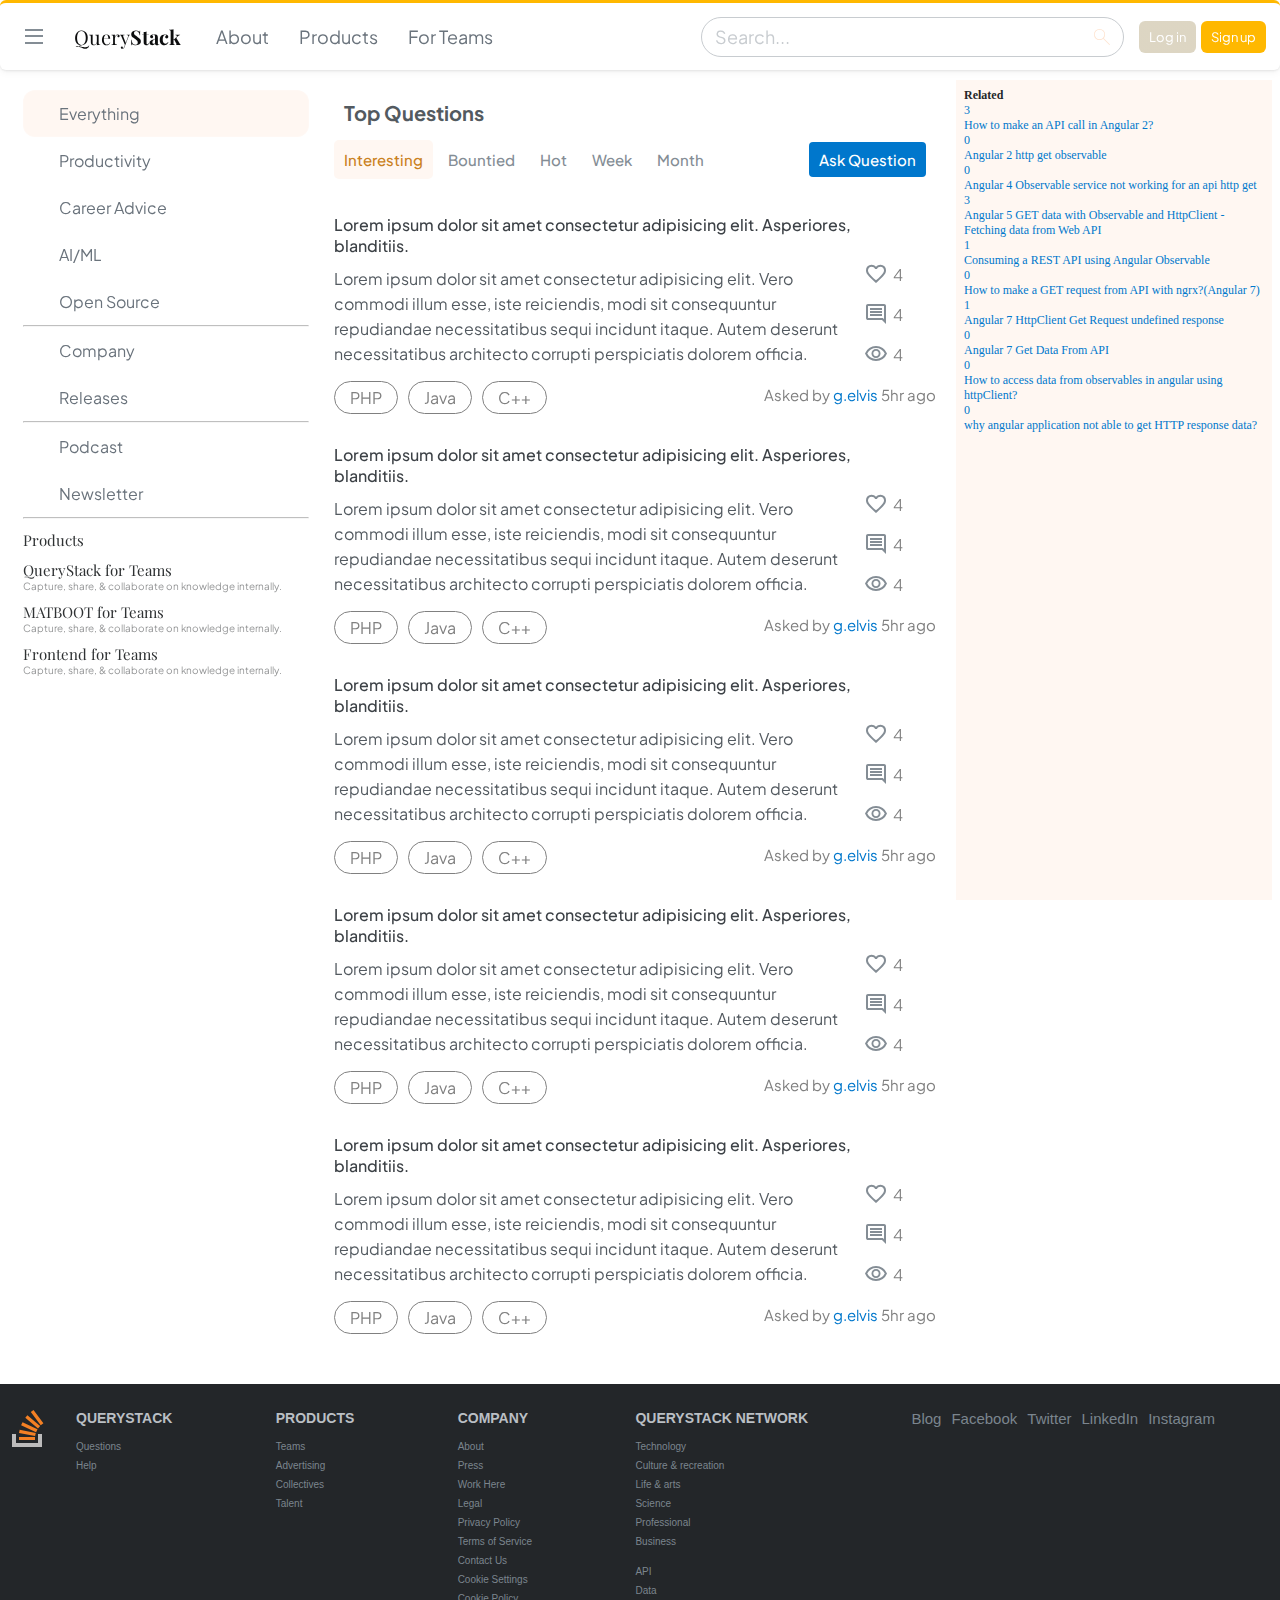
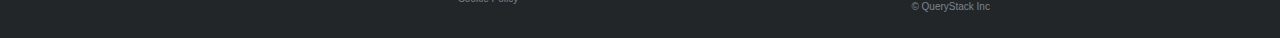
<file: index.html>
<!DOCTYPE html>
<html lang="en">
<head>
    <meta charset="UTF-8">
    <meta name="viewport" content="width=device-width, initial-scale=1.0">
    <title>QueryStack</title>
     <!-- link to google icons -->
     <link rel="stylesheet" href="https://fonts.googleapis.com/css2?family=Material+Symbols+Outlined:opsz,wght,FILL,GRAD@24,400,0,0" />
     <link rel="stylesheet" href="https://cdnjs.cloudflare.com/ajax/libs/font-awesome/6.1.1/css/all.min.css" integrity="sha512-KfkfwYDsLkIlwQp6LFnl8zNdLGxu9YAA1QvwINks4PhcElQSvqcyVLLD9aMhXd13uQjoXtEKNosOWaZqXgel0g==" crossorigin="anonymous" referrerpolicy="no-referrer" />
     <!-- link to js file -->
     <script src="./js/all.js" defer></script>

     <!-- link to css file -->
     <link rel="stylesheet" href="./proj-styles/style.css">
     <link rel="stylesheet" href="./proj-styles/navbar.css">
     <link rel="stylesheet" href="./proj-styles/footer.css">

</head>
<body>
    
    <div class="super-container">
      <header>
          <div class="nav-container">
              <nav>
                  <div class="nav-brand">
                      <div class="hamburger-menu-container">
          
                          <div class="hamburger-menu">
                              <div class="line"></div>
                              <div class="line"></div>
                              <div class="line"></div>
                          </div>
                          <div class="nav-dropdown-menu">
                              <a href="#" class="current-link">Home</a>
                              <h5>Public</h5>
                              <ul class="nav-ul">
                                  <li class="nav-item">
                                      <i class="fas fa-globe-europe"></i>
                                      <a href="#" class="nav-link">Query Stack</a>
                                  </li>
                                  <li class="nav-item"><a href="#" class="nav-link">Tags</a></li>
                                  <li class="nav-item"><a href="#" class="nav-link">Users</a></li>
                              </ul>
                              <h5>Find a Job</h5>
                              <ul class="nav-ul">
                                  <li class="nav-item"><a href="#" class="nav-link">Jobs</a></li>
                                  <li class="nav-item"><a href="#" class="nav-link">Companies</a></li>
                              </ul>
                              <h5>Teams <a href="#" >What's this ?</a></h5>
                              <a href="#" class="nav-link">
                                  <i class="fas fa-briefcase"></i>
                                  <span>Free 30 Day Trial</span>
                              </a>
                          </div>
                      </div>
          
                      <a href="#" class="nav-icon">
                          <i class="fab fa-stack-overflow"></i>
                          <div class="nav-icon-text">Query<span class="nav-bold-text">Stack</span>
                          </div>
                      </a>
                  </div>
                  <div class="nav-base-links">
                      <ul>
                          <li><a href="#">About</a></li>
                          <li><a href="#">Products</a></li>
                          <li><a href="#">For Teams</a></li>
                      </ul>
                  </div>
                  <div class="nav-search">
                      <div class="search-container">
                          <!-- <i class="fas fa-search"></i> -->
                          <input type="text" id="" placeholder="Search...">
                          <span class="material-symbols-outlined">search</span>
                      </div>
                  </div>
                  <div class="nav-right-buttons">
                      <div class="search-btn ">
                          <i class="fas fa-search"></i>
                      </div>
          
          
                      <a href="#" class="btn btn-login">Log in</a>
                      <a href="#" class="btn btn-register">Sign up</a>
                  </div>
              </nav>
          </div>
        </header>
    
        <div class="wrapper-container">  
            <div class="left-side-bar"> 
                <!-- left side-bar goes here -->
                <aside class="sidebar__container">

                    <!-- Top part of the sidebar  -->
                    <div id="sidebar">
                        <!-- This top part has been divided into 3 parts for better layout and spacing  -->
            
                        <!-- First part  -->
                        <ul class="sidebar__menu-first item-flex">
                            <li class="sidebar__filter-btn active">
                                <i class="fa-solid fa-globe"></i>
                                <a href="#">Everything</a>
                            </li>
                            <li class="sidebar__filter-btn">
                                <i class="fa-solid fa-chart-simple"></i>
                                <a href="#">Productivity</a>
                            </li>
                            <li class="sidebar__filter-btn">
                                <i class="fa-solid fa-suitcase"></i>
                                <a href="#">Career Advice</a>
                            </li>
                            <li class="sidebar__filter-btn">
                                <i class="fa-solid fa-brain"></i>
                                <a href="#">AI/ML</a>
                            </li>
                            <li class="sidebar__filter-btn">
                                <i class="fa-brands fa-sourcetree"></i>
                                <a href="#">Open Source</a>
                            </li>
                        </ul>
            
                        <hr>
                        <!-- Second part  -->
                        <ul class="sidebar__menu-second item-flex">
                            <li class="sidebar__filter-btn">
                                <i class="fa-solid fa-building"></i>
                                <a href="#">Company</a>
                            </li>
                            <li class="sidebar__filter-btn">
                                <i class="fa-solid fa-cube"></i>
                                <a href="#">Releases</a>
                            </li>
                        </ul>
            
                        <hr>
                        <!-- Third part  -->
                        <ul class="sidebar__menu-third item-flex">
                            <li class="sidebar__filter-btn">
                                <i class="fa-solid fa-podcast"></i>
                                <a href="#">Podcast</a>
                            </li>
                            <li class="sidebar__filter-btn">
                                <i class="fa-solid fa-newspaper"></i>
                                <a href="#">Newsletter</a>
                            </li>
                        </ul>
                      </div>
            
                    <hr>
                    <br>
            
                     <!-- This part is for news feed, or announcments  -->
                    <article class="sidebar__card-info">
                       <h4 class="sidebar__card-title ">Products</h4>
            
                       <article class="sidebar__card-sub1">
                            <h4 class="sidebar__card-title1">QueryStack for Teams</h5>
                            <p>Capture, share, & collaborate on knowledge internally.</p>
                       </article>
            
                       <article class="sidebar__card-sub2">
                        <h4 class="sidebar__card-title2">MATBOOT for Teams</h5>
                        <p>Capture, share, & collaborate on knowledge internally.</p>
                       </article>
            
                       <article class="sidebar__card-sub2">
                        <h4 class="sidebar__card-title2">Frontend for Teams</h5>
                        <p>Capture, share, & collaborate on knowledge internally.</p>
                        </article>
            
                    </article>
                </aside>
            </div>

            <main class="main-section">
                <!-- main section goes here -->
                <div class="wrapper-middle">
                    <div class="top-questions">
                      Top Questions
                    </div>

                    <div id="upperLinksContainer">
                      <div class="sec1">
                        <a href=""  class="active nav-links">
                          Interesting
                      </a>
                      <a href="" class="nav-links">
                        Bountied
                      </a>
                      <a href="" class="nav-links">
                        Hot
                      </a>
                      <a href="" class="nav-links">
                        Week
                      </a>
                      <a href="" class="nav-links">
                        Month
                      </a>
                    </div>
                    <div>
                      <a href="#" class="blue-button">
                        Ask Question
                      </a>
                    </div>
                  </div>

                  <div class="question-wrapper">
                    <div class="questions-card">
                      <section class="sec">
                        <div class="question-title">
                          Lorem ipsum dolor sit amet consectetur adipisicing elit. Asperiores, blanditiis.
                        </div>
                        <div class="questions-explanation">
                          Lorem ipsum dolor sit amet consectetur adipisicing elit. Vero commodi illum esse, iste reiciendis, modi sit consequuntur repudiandae necessitatibus sequi incidunt itaque. Autem deserunt necessitatibus architecto corrupti perspiciatis dolorem officia.
                        </div>
                        <div class="lang_user">
                          <div class="related-lang">
                            <div class="lang">PHP</div>
                            <div class="lang">Java</div>
                            <div class="lang">C++</div>
                          </div>

                          <div class="askedBy">
                            Asked by <a href="#" id="username">g.elvis</a> <span class="time">5hr ago</span>
                          </div>

                        </div>
                      </section>
                      <section class="icon-sec">
                        <div class="icon-value">
                          <a href="#" class="material-symbols-outlined">
                            favorite
                          </a>
                          <span>4</span>
                        </div>
                        <div class="icon-value">
                          <a href="#" class="material-symbols-outlined">
                            comment
                          </a>
                          <span>4</span>
                        </div>
                        <div class="icon-value">
                          <a href="#" class="material-symbols-outlined">
                            visibility
                          </a>
                          <span>4</span>
                        </div>

                      </section>
                    </div>

                    <div class="questions-card">
                      <section class="sec">
                        <div class="question-title">
                          Lorem ipsum dolor sit amet consectetur adipisicing elit. Asperiores, blanditiis.
                        </div>
                        <div class="questions-explanation">
                          Lorem ipsum dolor sit amet consectetur adipisicing elit. Vero commodi illum esse, iste reiciendis, modi sit consequuntur repudiandae necessitatibus sequi incidunt itaque. Autem deserunt necessitatibus architecto corrupti perspiciatis dolorem officia.
                        </div>
                        <div class="lang_user">
                          <div class="related-lang">
                            <div class="lang">PHP</div>
                            <div class="lang">Java</div>
                            <div class="lang">C++</div>
                          </div>

                          <div class="askedBy">
                            Asked by <a href="#" id="username">g.elvis</a> <span class="time">5hr ago</span>
                          </div>

                        </div>

                        
                        
                      </section>
                      <section class="icon-sec">
                        <div class="icon-value">
                          <a href="#" class="material-symbols-outlined">
                            favorite
                          </a>
                          <span>4</span>
                        </div>
                        <div class="icon-value">
                          <a href="#" class="material-symbols-outlined">
                            comment
                          </a>
                          <span>4</span>
                        </div>
                        <div class="icon-value">
                          <a href="#" class="material-symbols-outlined">
                            visibility
                          </a>
                          <span>4</span>
                        </div>

                      </section>
                    </div>

                    <div class="questions-card">
                      <section class="sec">
                        <div class="question-title">
                          Lorem ipsum dolor sit amet consectetur adipisicing elit. Asperiores, blanditiis.
                        </div>
                        <div class="questions-explanation">
                          Lorem ipsum dolor sit amet consectetur adipisicing elit. Vero commodi illum esse, iste reiciendis, modi sit consequuntur repudiandae necessitatibus sequi incidunt itaque. Autem deserunt necessitatibus architecto corrupti perspiciatis dolorem officia.
                        </div>
                        <div class="lang_user">
                          <div class="related-lang">
                            <div class="lang">PHP</div>
                            <div class="lang">Java</div>
                            <div class="lang">C++</div>
                          </div>

                          <div class="askedBy">
                            Asked by <a href="#" id="username">g.elvis</a> <span class="time">5hr ago</span>
                          </div>

                        </div>

                        
                        
                      </section>
                      <section class="icon-sec">
                        <div class="icon-value">
                          <a href="#" class="material-symbols-outlined">
                            favorite
                          </a>
                          <span>4</span>
                        </div>
                        <div class="icon-value">
                          <a href="#" class="material-symbols-outlined">
                            comment
                          </a>
                          <span>4</span>
                        </div>
                        <div class="icon-value">
                          <a href="#" class="material-symbols-outlined">
                            visibility
                          </a>
                          <span>4</span>
                        </div>

                      </section>
                    </div>
                    <div class="questions-card">
                      <section class="sec">
                        <div class="question-title">
                          Lorem ipsum dolor sit amet consectetur adipisicing elit. Asperiores, blanditiis.
                        </div>
                        <div class="questions-explanation">
                          Lorem ipsum dolor sit amet consectetur adipisicing elit. Vero commodi illum esse, iste reiciendis, modi sit consequuntur repudiandae necessitatibus sequi incidunt itaque. Autem deserunt necessitatibus architecto corrupti perspiciatis dolorem officia.
                        </div>
                        <div class="lang_user">
                          <div class="related-lang">
                            <div class="lang">PHP</div>
                            <div class="lang">Java</div>
                            <div class="lang">C++</div>
                          </div>

                          <div class="askedBy">
                            Asked by <a href="#" id="username">g.elvis</a> <span class="time">5hr ago</span>
                          </div>

                        </div>

                      </section>
                      <section class="icon-sec">
                        <div class="icon-value">
                          <a href="#" class="material-symbols-outlined">
                            favorite
                          </a>
                          <span>4</span>
                        </div>
                        <div class="icon-value">
                          <a href="#" class="material-symbols-outlined">
                            comment
                          </a>
                          <span>4</span>
                        </div>
                        <div class="icon-value">
                          <a href="#" class="material-symbols-outlined">
                            visibility
                          </a>
                          <span>4</span>
                        </div>

                      </section>
                    </div>
                    <div class="questions-card">
                      <section class="sec">
                        <div class="question-title">
                          Lorem ipsum dolor sit amet consectetur adipisicing elit. Asperiores, blanditiis.
                        </div>
                        <div class="questions-explanation">
                          Lorem ipsum dolor sit amet consectetur adipisicing elit. Vero commodi illum esse, iste reiciendis, modi sit consequuntur repudiandae necessitatibus sequi incidunt itaque. Autem deserunt necessitatibus architecto corrupti perspiciatis dolorem officia.
                        </div>
                        <div class="lang_user">
                          <div class="related-lang">
                            <div class="lang">PHP</div>
                            <div class="lang">Java</div>
                            <div class="lang">C++</div>
                          </div>

                          <div class="askedBy">
                            Asked by <a href="#" id="username">g.elvis</a> <span class="time">5hr ago</span>
                          </div>

                        </div>

                        
                        
                      </section>
                      <section class="icon-sec">
                        <div class="icon-value">
                          <a href="#" class="material-symbols-outlined">
                            favorite
                          </a>
                          <span>4</span>
                        </div>
                        <div class="icon-value">
                          <a href="#" class="material-symbols-outlined">
                            comment
                          </a>
                          <span>4</span>
                        </div>
                        <div class="icon-value">
                          <a href="#" class="material-symbols-outlined">
                            visibility
                          </a>
                          <span>4</span>
                        </div>

                      </section>
                    </div>



                  </div>
                  </div>
            </main>

            <div class="right-side-bar">
                <!-- right sidebar goes here -->
                <div class="module sidebar-related">
                  <h4 id="h-related">Related</h4>
                  <div class="related js-gps-related-questions" data-tracker="rq=3">
                          <div class="spacer" data-question-id="38679735">
                              <a href="https://stackoverflow.com/q/38679735?rq=3" title="Question score (upvotes - downvotes)">
                                  <div class="answer-votes answered-accepted default">3</div>
                              </a>
                              <a href="https://stackoverflow.com/questions/38679735/how-to-make-an-api-call-in-angular-2?rq=3" class="question-hyperlink">How to make an API call in Angular 2?</a>
                          </div>
                          <div class="spacer" data-question-id="44737428">
                              <a href="https://stackoverflow.com/q/44737428?rq=3" title="Question score (upvotes - downvotes)">
                                  <div class="answer-votes answered-accepted default">0</div>
                              </a>
                              <a href="https://stackoverflow.com/questions/44737428/angular-2-http-get-observable?rq=3" class="question-hyperlink">Angular 2 http get observable</a>
                          </div>
                          <div class="spacer" data-question-id="46072281">
                              <a href="https://stackoverflow.com/q/46072281?rq=3" title="Question score (upvotes - downvotes)">
                                  <div class="answer-votes default">0</div>
                              </a>
                              <a href="https://stackoverflow.com/questions/46072281/angular-4-observable-service-not-working-for-an-api-http-get?rq=3" class="question-hyperlink">Angular 4 Observable service not working for an api http get</a>
                          </div>
                          <div class="spacer" data-question-id="49620090">
                              <a href="https://stackoverflow.com/q/49620090?rq=3" title="Question score (upvotes - downvotes)">
                                  <div class="answer-votes default">3</div>
                              </a>
                              <a href="https://stackoverflow.com/questions/49620090/angular-5-get-data-with-observable-and-httpclient-fetching-data-from-web-api?rq=3" class="question-hyperlink">Angular 5 GET data with Observable and HttpClient - Fetching data from Web API</a>
                          </div>
                          <div class="spacer" data-question-id="49857241">
                              <a href="https://stackoverflow.com/q/49857241?rq=3" title="Question score (upvotes - downvotes)">
                                  <div class="answer-votes answered-accepted default">1</div>
                              </a>
                              <a href="https://stackoverflow.com/questions/49857241/consuming-a-rest-api-using-angular-observable?rq=3" class="question-hyperlink">Consuming a REST API using Angular Observable</a>
                          </div>
                          <div class="spacer" data-question-id="55441622">
                              <a href="https://stackoverflow.com/q/55441622?rq=3" title="Question score (upvotes - downvotes)">
                                  <div class="answer-votes answered-accepted default">0</div>
                              </a>
                              <a href="https://stackoverflow.com/questions/55441622/how-to-make-a-get-request-from-api-with-ngrxangular-7?rq=3" class="question-hyperlink">How to make a GET request from API with ngrx?(Angular 7)</a>
                          </div>
                          <div class="spacer" data-question-id="56248297">
                              <a href="https://stackoverflow.com/q/56248297?rq=3" title="Question score (upvotes - downvotes)">
                                  <div class="answer-votes answered-accepted default">1</div>
                              </a>
                              <a href="https://stackoverflow.com/questions/56248297/angular-7-httpclient-get-request-undefined-response?rq=3" class="question-hyperlink">Angular 7 HttpClient Get Request undefined response</a>
                          </div>
                          <div class="spacer" data-question-id="57583691">
                              <a href="https://stackoverflow.com/q/57583691?rq=3" title="Question score (upvotes - downvotes)">
                                  <div class="answer-votes answered-accepted default">0</div>
                              </a>
                              <a href="https://stackoverflow.com/questions/57583691/angular-7-get-data-from-api?rq=3" class="question-hyperlink">Angular 7 Get Data From API</a>
                          </div>
                          <div class="spacer" data-question-id="58917169">
                              <a href="https://stackoverflow.com/q/58917169?rq=3" title="Question score (upvotes - downvotes)">
                                  <div class="answer-votes answered-accepted default">0</div>
                              </a>
                              <a href="https://stackoverflow.com/questions/58917169/how-to-access-data-from-observables-in-angular-using-httpclient?rq=3" class="question-hyperlink">How to access data from observables in angular using httpClient?</a>
                          </div>
                          <div class="spacer" data-question-id="60729607">
                              <a href="https://stackoverflow.com/q/60729607?rq=3" title="Question score (upvotes - downvotes)">
                                  <div class="answer-votes answered-accepted default">0</div>
                              </a>
                              <a href="https://stackoverflow.com/questions/60729607/why-angular-application-not-able-to-get-http-response-data?rq=3" class="question-hyperlink">why angular application not able to get HTTP response data?</a>
                          </div>
                  </div>
              </div>
            </div>
        </div>

        <footer class="footer">
           <div class="footer-container">
          <div class="logo">
            <a href="">
              <svg aria-hidden="true" class="native svg-icon iconLogoGlyphMd" width="32" height="37" viewBox="0 0 32 37">
                <path d="M26 33v-9h4v13H0V24h4v9h22Z" fill="#BCBBBB"></path>
                <path
                  d="m21.5 0-2.7 2 9.9 13.3 2.7-2L21.5 0ZM26 18.4 13.3 7.8l2.1-2.5 12.7 10.6-2.1 2.5ZM9.1 15.2l15 7 1.4-3-15-7-1.4 3Zm14 10.79.68-2.95-16.1-3.35L7 23l16.1 2.99ZM23 30H7v-3h16v3Z"
                  fill="#F48024"></path>
              </svg>
            </a>
          </div>
          <div class="footer-nav">
            <div class="footer-nav-element">
              <h5>QUERYSTACK</h5>
              <ul>
                <li><a href="#">Questions</a></li>
                <li><a href="#">Help</a></li>
              </ul>
            </div>
            <div class="footer-nav-element">
              <h5>PRODUCTS</h5>
              <ul>
                <li><a href="#">Teams</a></li>
                <li><a href="#">Advertising</a></li>
                <li><a href="#">Collectives</a></li>
                <li><a href="#">Talent</a></li>
              </ul>
            </div>
            <div class="footer-nav-element">
              <h5>COMPANY</h5>
              <ul>
                <li><a href="#">About</a></li>
                <li><a href="#">Press</a></li>
                <li><a href="#">Work Here</a></li>
                <li><a href="#">Legal</a></li>
                <li><a href="#">Privacy Policy</a></li>
                <li><a href="#">Terms of Service</a></li>
                <li><a href="#">Contact Us</a></li>
                <li><a href="#">Cookie Settings</a></li>
                <li><a href="#">Cookie Policy</a></li>
              </ul>
            </div>
            <div class="footer-nav-element">
              <h5>QUERYSTACK NETWORK</h5>
              <ul>
                <li><a href="#">Technology</a></li>
                <li><a href="#">Culture & recreation</a></li>
                <li><a href="#">Life & arts</a></li>
                <li><a href="#">Science</a></li>
                <li><a href="#">Professional</a></li>
                <li><a href="#">Business</a></li><br>
                <li><a href="#">API</a></li>
                <li><a href="#">Data</a></li>
              </ul>
            </div>
          </div>
          <div class="copyright">
            <ul>
              <li><a href="#">Blog</a></li>
              <li><a href="#">Facebook</a></li>
              <li><a href="#">Twitter</a></li>
              <li><a href="#">LinkedIn</a></li>
              <li><a href="#">Instagram</a></li>
            </ul>
            <p>© <span class="copyright-date"></span> QueryStack Inc</p>
          </div>
        </div>
        </footer>

    </div>

</body>
</html>
</file>
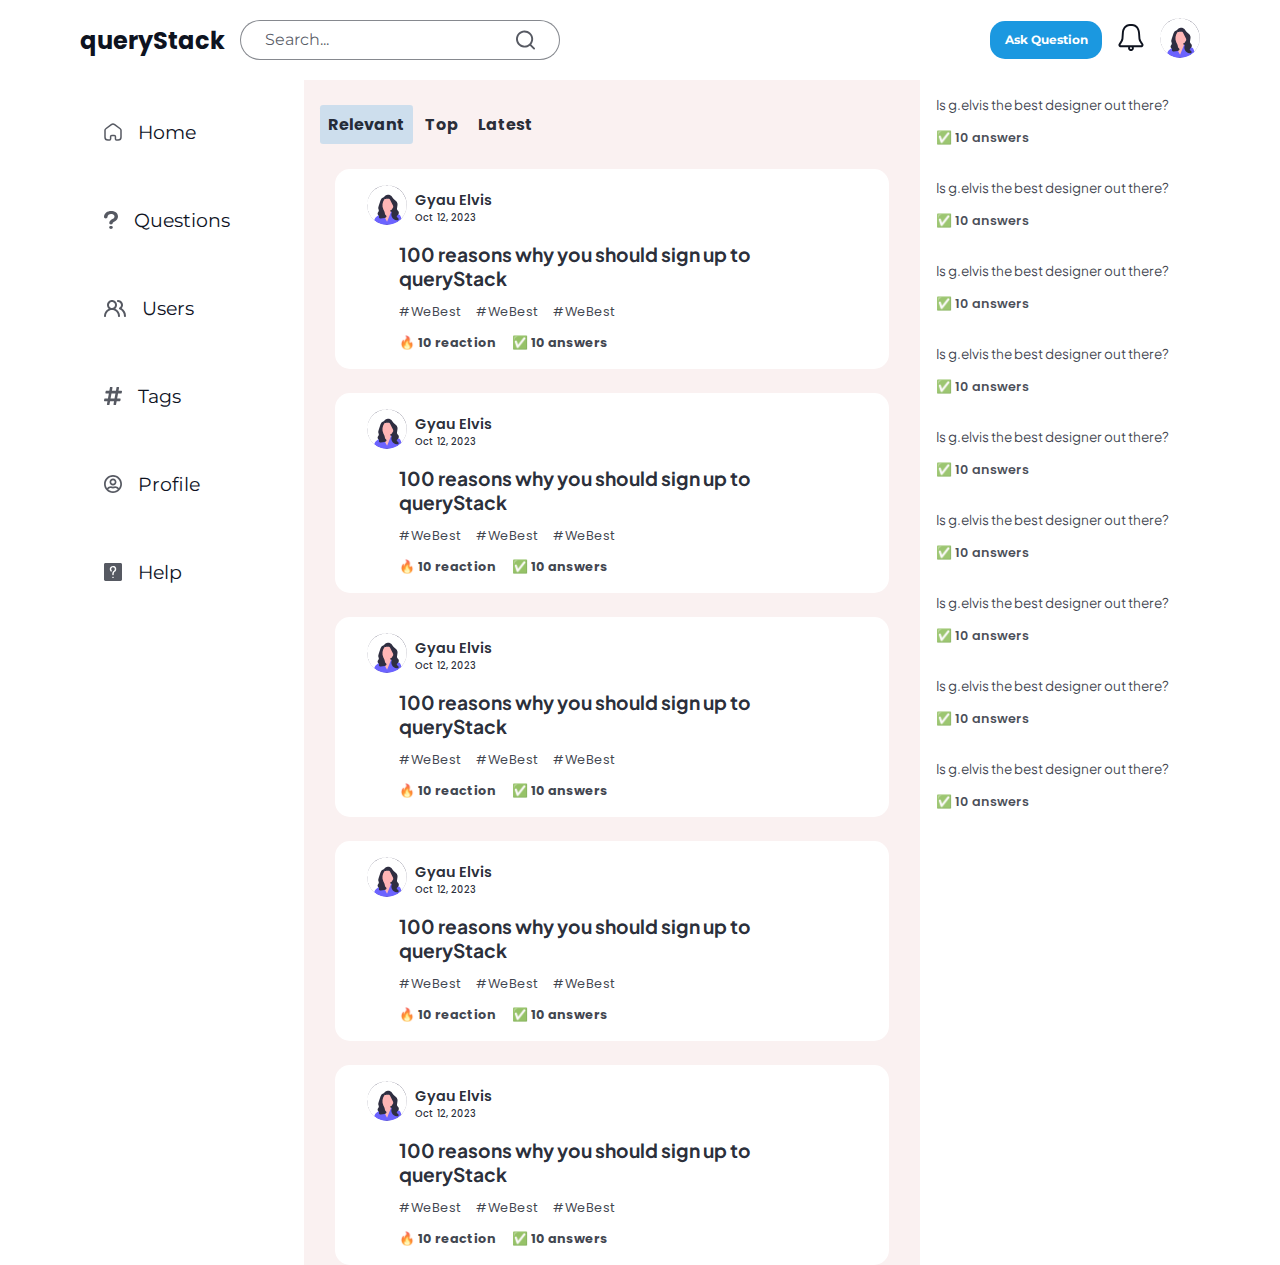
<file: new-design/index.html>
<!DOCTYPE html>
<html lang="en">
<head>
    <meta charset="UTF-8">
    <meta name="viewport" content="width=device-width, initial-scale=1.0">
    <title>queryStack</title>
    <!-- link to css  and js-->
    <link rel="stylesheet" href="style.css">
    <script src="app.js"></script>
</head>
<body>
    <nav>
        <div class="nav-container">
            <section>
                <a href="#" class="hamburger" aria-controls="menu" aria-expanded="false">
                    <svg class="hamburger" viewBox="0 0 100 100" width="30">
                        <rect class="line top" width="80" height="7" x="10" y="25"></rect>
                        <rect class="line middle" width="60" height="7" x="10" y="45"></rect>
                        <rect class="line bottom" width="40" height="7" x="10" y="65"></rect>
                    </svg>
                </a>

                <div class="brand-name">
                    <a href="#">
                        <svg xmlns="http://www.w3.org/2000/svg" x="0px" y="0px" width="100" height="100" viewBox="0,0,256,256">
                            <g fill="#0E131F" fill-rule="evenodd" stroke="none" stroke-width="1" stroke-linecap="butt" stroke-linejoin="miter" stroke-miterlimit="10" stroke-dasharray="" stroke-dashoffset="0" font-family="none" font-weight="none" font-size="none" text-anchor="none" style="mix-blend-mode: normal"><g transform="scale(5.12,5.12)"><path d="M40.92578,1.89063l-3.06641,0.52734l3.32813,18.20703l2.84375,-0.37109zM29.96875,6.35156l-2.86719,1.72656l10.19922,14.95703l2.51953,-1.55469zM20.79688,15.03125l-1.68359,2.67188l15.38672,9.29688l1.40234,-2.42187zM16.375,24.40234l-0.74609,3l17.73047,4.49219l0.28125,-2.69141zM9,29v18.98438l29.90234,0.01563v-0.01562c0.03125,0 0.09766,-18.98437 0.09766,-18.98437h-3v16h-24v-16zM15.15234,32.35547l-0.25,2.98438l18.09766,1.66016l0.20313,-2.5zM14.90234,39l0.09766,3l18,-0.07031v-2.92969z"></path></g></g>
                        </svg>
                        <span>queryStack</span>
                    </a>
                </div>
                <div class="search-bar">
                    <input type="search" name="search" id="search" placeholder="Search...">
                    <svg xmlns="http://www.w3.org/2000/svg" width="21" height="20" viewBox="0 0 21 20" fill="none">
                        <path d="M19.7309 18.3109L16.0209 14.6309C17.461 12.8353 18.1584 10.5562 17.9697 8.2622C17.781 5.9682 16.7206 3.83368 15.0064 2.29754C13.2923 0.761407 11.0547 -0.0595894 8.75382 0.00337096C6.45294 0.0663314 4.26362 1.00846 2.63604 2.63604C1.00846 4.26362 0.0663314 6.45294 0.00337096 8.75382C-0.0595894 11.0547 0.761407 13.2923 2.29754 15.0064C3.83368 16.7206 5.9682 17.781 8.2622 17.9697C10.5562 18.1584 12.8353 17.461 14.6309 16.0209L18.3109 19.7009C18.4039 19.7946 18.5145 19.869 18.6363 19.9198C18.7582 19.9706 18.8889 19.9967 19.0209 19.9967C19.1529 19.9967 19.2836 19.9706 19.4055 19.9198C19.5273 19.869 19.6379 19.7946 19.7309 19.7009C19.9111 19.5144 20.0119 19.2652 20.0119 19.0059C20.0119 18.7466 19.9111 18.4974 19.7309 18.3109ZM9.0209 16.0209C7.63643 16.0209 6.28305 15.6104 5.13191 14.8412C3.98076 14.072 3.08356 12.9788 2.55374 11.6997C2.02393 10.4206 1.88531 9.01314 2.1554 7.65527C2.4255 6.2974 3.09219 5.05012 4.07115 4.07115C5.05012 3.09219 6.2974 2.4255 7.65527 2.1554C9.01314 1.88531 10.4206 2.02393 11.6997 2.55374C12.9788 3.08356 14.072 3.98076 14.8412 5.13191C15.6104 6.28305 16.0209 7.63643 16.0209 9.0209C16.0209 10.8774 15.2834 12.6579 13.9706 13.9706C12.6579 15.2834 10.8774 16.0209 9.0209 16.0209Z" fill="#0E131F" fill-opacity="0.7"/>
                      </svg>
                </div>
            </section>

            <section>
                <div class="ask-question">
                    <a href="#">Ask Question</a>
                </div>
                <a href="#" class="search-icon">
                    <svg xmlns="http://www.w3.org/2000/svg" width="21" height="20" viewBox="0 0 21 20" fill="none">
                        <path d="M19.7309 18.3109L16.0209 14.6309C17.461 12.8353 18.1584 10.5562 17.9697 8.2622C17.781 5.9682 16.7206 3.83368 15.0064 2.29754C13.2923 0.761407 11.0547 -0.0595894 8.75382 0.00337096C6.45294 0.0663314 4.26362 1.00846 2.63604 2.63604C1.00846 4.26362 0.0663314 6.45294 0.00337096 8.75382C-0.0595894 11.0547 0.761407 13.2923 2.29754 15.0064C3.83368 16.7206 5.9682 17.781 8.2622 17.9697C10.5562 18.1584 12.8353 17.461 14.6309 16.0209L18.3109 19.7009C18.4039 19.7946 18.5145 19.869 18.6363 19.9198C18.7582 19.9706 18.8889 19.9967 19.0209 19.9967C19.1529 19.9967 19.2836 19.9706 19.4055 19.9198C19.5273 19.869 19.6379 19.7946 19.7309 19.7009C19.9111 19.5144 20.0119 19.2652 20.0119 19.0059C20.0119 18.7466 19.9111 18.4974 19.7309 18.3109ZM9.0209 16.0209C7.63643 16.0209 6.28305 15.6104 5.13191 14.8412C3.98076 14.072 3.08356 12.9788 2.55374 11.6997C2.02393 10.4206 1.88531 9.01314 2.1554 7.65527C2.4255 6.2974 3.09219 5.05012 4.07115 4.07115C5.05012 3.09219 6.2974 2.4255 7.65527 2.1554C9.01314 1.88531 10.4206 2.02393 11.6997 2.55374C12.9788 3.08356 14.072 3.98076 14.8412 5.13191C15.6104 6.28305 16.0209 7.63643 16.0209 9.0209C16.0209 10.8774 15.2834 12.6579 13.9706 13.9706C12.6579 15.2834 10.8774 16.0209 9.0209 16.0209Z" fill="#0E131F" fill-opacity="1"/>
                    </svg>
                </a>
                <a class="notification">
                    <svg xmlns="http://www.w3.org/2000/svg" width="26" height="29" viewBox="0 0 26 29" fill="none">
                        <path d="M25.5698 20.49C25.2898 19.99 24.9498 19.49 24.5698 18.96C23.6656 17.8308 23.0388 16.5053 22.7398 15.09L22.3198 9.19C22.0698 4.62 19.3998 0 14.0898 0H11.8698C6.55981 0 3.86981 4.62 3.59981 9.18L3.17981 15.09C2.88211 16.5179 2.25551 17.8567 1.34981 19C1.00981 19.52 0.669807 20 0.439807 20.45C0.192965 20.7813 0.0434676 21.1749 0.00813456 21.5865C-0.0271985 21.9982 0.0530346 22.4115 0.239807 22.78C0.457718 23.167 0.778744 23.486 1.16715 23.7013C1.55557 23.9167 1.99613 24.0201 2.43981 24H10.1598C9.99534 24.4531 9.94249 24.9392 10.0057 25.4171C10.069 25.895 10.2465 26.3506 10.5231 26.7454C10.7998 27.1401 11.1675 27.4624 11.5952 27.6849C12.0228 27.9074 12.4978 28.0235 12.9798 28.0235C13.4619 28.0235 13.9368 27.9074 14.3645 27.6849C14.7921 27.4624 15.1598 27.1401 15.4365 26.7454C15.7132 26.3506 15.8906 25.895 15.9539 25.4171C16.0171 24.9392 15.9643 24.4531 15.7998 24H23.5198C23.9676 24.0163 24.411 23.9069 24.7998 23.6842C25.1886 23.4615 25.5073 23.1344 25.7198 22.74C25.9067 22.3882 25.9917 21.9912 25.9652 21.5936C25.9387 21.1961 25.8018 20.8139 25.5698 20.49ZM13.9798 25C13.9798 25.1978 13.9212 25.3911 13.8113 25.5556C13.7014 25.72 13.5452 25.8482 13.3625 25.9239C13.1798 25.9996 12.9787 26.0194 12.7847 25.9808C12.5907 25.9422 12.4126 25.847 12.2727 25.7071C12.1328 25.5673 12.0376 25.3891 11.999 25.1951C11.9604 25.0011 11.9802 24.8 12.0559 24.6173C12.1316 24.4346 12.2598 24.2784 12.4242 24.1685C12.5887 24.0586 12.782 24 12.9798 24C13.245 24 13.4994 24.1054 13.6869 24.2929C13.8745 24.4804 13.9798 24.7348 13.9798 25ZM23.9798 21.83C23.9798 21.91 23.8098 22 23.5598 22H2.43981C2.18981 22 2.05981 21.91 2.01981 21.83C1.97981 21.75 2.01981 21.64 2.11981 21.48C2.38981 21.02 2.69981 20.54 3.01981 20.06C4.01981 18.62 5.01981 16.98 5.16981 15.23L5.59981 9.32C5.80981 5.94 7.57981 2 11.8698 2H14.0898C18.3798 2 20.1498 5.94 20.3598 9.33L20.7898 15.23C20.9098 17 21.9798 18.62 22.9798 20.06C23.2998 20.54 23.6098 21.06 23.9298 21.57C23.9616 21.6043 23.9832 21.6469 23.9921 21.6928C24.0009 21.7388 23.9966 21.7863 23.9798 21.83Z" fill="#0E131F"/>
                    </svg>
                </a>
                <a href="#" class="avatar">
                    <img src="./img/avatar.svg" alt="">
                </a>
            </section>
            
        </div>
    </nav>

    <div class="wrapper">
        <aside class="left">
            <a href="#" class="ele-container">
                <svg xmlns="http://www.w3.org/2000/svg" width="18" height="18" viewBox="0 0 18 18" fill="none">
                    <path d="M6.60608 16.0171V13.5637C6.60606 12.9397 7.14157 12.4327 7.80506 12.4285H10.2354C10.9021 12.4285 11.4425 12.9367 11.4425 13.5637V16.0247C11.4424 16.5546 11.892 16.9876 12.4552 17H14.0754C15.6906 17 17 15.7685 17 14.2495V7.27027C16.9914 6.67266 16.693 6.11148 16.1899 5.74643L10.6486 1.54824C9.67784 0.817253 8.29786 0.817253 7.32709 1.54824L1.81013 5.75405C1.30506 6.11762 1.00622 6.67973 1 7.27789V14.2495C1 15.7685 2.30937 17 3.92456 17H5.54481C6.12198 17 6.58987 16.56 6.58987 16.0171" stroke="#0E131F" stroke-opacity="0.7" stroke-width="1.5" stroke-linecap="round" stroke-linejoin="round"/>
                </svg>
                <span>Home</span>
            </a>
            <a href="" class="ele-container">
                <svg xmlns="http://www.w3.org/2000/svg" width="14" height="18" viewBox="0 0 14 18" fill="none">
                    <path d="M5.1975 16.4606C5.1975 16.8689 5.38741 17.2605 5.72544 17.5491C6.06347 17.8378 6.52195 18 7 18C7.47805 18 7.93653 17.8378 8.27456 17.5491C8.61259 17.2605 8.8025 16.8689 8.8025 16.4606C8.8025 16.2585 8.75588 16.0583 8.66529 15.8716C8.57471 15.6848 8.44194 15.5151 8.27456 15.3722C8.10718 15.2292 7.90848 15.1158 7.68979 15.0385C7.4711 14.9611 7.23671 14.9213 7 14.9213C6.76329 14.9213 6.5289 14.9611 6.31021 15.0385C6.09152 15.1158 5.89282 15.2292 5.72544 15.3722C5.55806 15.5151 5.42529 15.6848 5.33471 15.8716C5.24412 16.0583 5.1975 16.2585 5.1975 16.4606ZM10.1763 10.65C12.712 9.45732 14 7.72816 14 5.51179C14 1.70525 10.4842 0 7 0C3.60675 0 0 2.10578 0 6.00947C0 6.40584 0.184374 6.78597 0.512563 7.06625C0.840752 7.34653 1.28587 7.50399 1.75 7.50399C2.21413 7.50399 2.65925 7.34653 2.98744 7.06625C3.31563 6.78597 3.5 6.40584 3.5 6.00947C3.5 3.93358 5.31475 2.98904 7 2.98904C8.30725 2.98904 10.5 3.31634 10.5 5.51179C10.5 6.29044 10.2603 7.1991 8.48925 8.03305C7.28525 8.59648 5.25 10.0596 5.25 11.9562C5.25 12.3525 5.43437 12.7327 5.76256 13.0129C6.09075 13.2932 6.53587 13.4507 7 13.4507C7.46413 13.4507 7.90925 13.2932 8.23744 13.0129C8.56563 12.7327 8.75 12.3525 8.75 11.9562C8.75 11.6782 9.44125 10.9952 10.1763 10.65Z" fill="#0E131F" fill-opacity="0.7"/>
                </svg>
                <span>Questions</span>
            </a>
            <a href="" class="ele-container">
                <svg xmlns="http://www.w3.org/2000/svg" width="22" height="17" viewBox="0 0 22 17" fill="none">
                    <path d="M11.3 8.72C11.8336 8.25813 12.2616 7.68688 12.5549 7.04502C12.8482 6.40316 13 5.70571 13 5C13 3.67392 12.4732 2.40215 11.5355 1.46447C10.5979 0.526784 9.32608 1.78911e-07 8 1.78911e-07C6.67392 1.78911e-07 5.40215 0.526784 4.46447 1.46447C3.52678 2.40215 3 3.67392 3 5C2.99999 5.70571 3.1518 6.40316 3.44513 7.04502C3.73845 7.68688 4.16642 8.25813 4.7 8.72C3.30014 9.35388 2.11247 10.3775 1.27898 11.6685C0.445495 12.9596 0.00147185 14.4633 0 16C0 16.2652 0.105357 16.5196 0.292893 16.7071C0.48043 16.8946 0.734784 17 1 17C1.26522 17 1.51957 16.8946 1.70711 16.7071C1.89464 16.5196 2 16.2652 2 16C2 14.4087 2.63214 12.8826 3.75736 11.7574C4.88258 10.6321 6.4087 10 8 10C9.5913 10 11.1174 10.6321 12.2426 11.7574C13.3679 12.8826 14 14.4087 14 16C14 16.2652 14.1054 16.5196 14.2929 16.7071C14.4804 16.8946 14.7348 17 15 17C15.2652 17 15.5196 16.8946 15.7071 16.7071C15.8946 16.5196 16 16.2652 16 16C15.9985 14.4633 15.5545 12.9596 14.721 11.6685C13.8875 10.3775 12.6999 9.35388 11.3 8.72ZM8 8C7.40666 8 6.82664 7.82405 6.33329 7.49441C5.83994 7.16476 5.45542 6.69623 5.22836 6.14805C5.0013 5.59987 4.94189 4.99667 5.05764 4.41473C5.1734 3.83279 5.45912 3.29824 5.87868 2.87868C6.29824 2.45912 6.83279 2.1734 7.41473 2.05764C7.99667 1.94189 8.59987 2.0013 9.14805 2.22836C9.69623 2.45542 10.1648 2.83994 10.4944 3.33329C10.8241 3.82664 11 4.40666 11 5C11 5.79565 10.6839 6.55871 10.1213 7.12132C9.55871 7.68393 8.79565 8 8 8ZM17.74 8.32C18.38 7.59933 18.798 6.70905 18.9438 5.75634C19.0896 4.80362 18.9569 3.82907 18.5618 2.95C18.1666 2.07093 17.5258 1.3248 16.7165 0.801423C15.9071 0.27805 14.9638 -0.0002576 14 1.78911e-07C13.7348 1.78911e-07 13.4804 0.105357 13.2929 0.292893C13.1054 0.48043 13 0.734784 13 1C13 1.26522 13.1054 1.51957 13.2929 1.70711C13.4804 1.89464 13.7348 2 14 2C14.7956 2 15.5587 2.31607 16.1213 2.87868C16.6839 3.44129 17 4.20435 17 5C16.9986 5.52524 16.8593 6.0409 16.5961 6.49542C16.3328 6.94994 15.9549 7.32738 15.5 7.59C15.3517 7.67552 15.2279 7.79766 15.1404 7.94474C15.0528 8.09182 15.0045 8.2589 15 8.43C14.9958 8.59976 15.0349 8.7678 15.1137 8.91826C15.1924 9.06872 15.3081 9.19665 15.45 9.29L15.84 9.55L15.97 9.62C17.1754 10.1917 18.1923 11.096 18.901 12.2263C19.6096 13.3566 19.9805 14.6659 19.97 16C19.97 16.2652 20.0754 16.5196 20.2629 16.7071C20.4504 16.8946 20.7048 17 20.97 17C21.2352 17 21.4896 16.8946 21.6771 16.7071C21.8646 16.5196 21.97 16.2652 21.97 16C21.9782 14.4654 21.5938 12.9543 20.8535 11.6101C20.1131 10.2659 19.0413 9.13331 17.74 8.32Z" fill="#0E131F" fill-opacity="0.7"/>
                </svg>
                <span>Users</span>
            </a>
            <a href="" class="ele-container">
                <svg xmlns="http://www.w3.org/2000/svg" width="18" height="18" viewBox="0 0 18 18" fill="none">
                    <path d="M17.7054 6.03116L17.9924 4.42402C18.0451 4.12851 17.8179 3.85714 17.5177 3.85714H14.512L15.0995 0.566879C15.1523 0.271366 14.9251 0 14.6249 0H12.9923C12.8792 2.0558e-06 12.7696 0.0398167 12.6828 0.112472C12.5961 0.185128 12.5376 0.285993 12.5177 0.397406L11.8999 3.85714H7.93688L8.52441 0.566879C8.5772 0.271366 8.34999 0 8.04978 0H6.41724C6.30407 2.0558e-06 6.1945 0.0398167 6.10773 0.112472C6.02095 0.185128 5.9625 0.285993 5.94261 0.397406L5.32479 3.85714H2.14682C2.03365 3.85714 1.92408 3.89696 1.83731 3.96961C1.75054 4.04227 1.69209 4.14313 1.6722 4.25455L1.3852 5.86169C1.33245 6.1572 1.55966 6.42857 1.85983 6.42857H4.86559L3.94723 11.5714H0.769263C0.656088 11.5714 0.546521 11.6112 0.459747 11.6839C0.372974 11.7566 0.314524 11.8574 0.294634 11.9688L0.00763835 13.576C-0.0451161 13.8715 0.182094 14.1429 0.482268 14.1429H3.48803L2.90049 17.4331C2.84774 17.7286 3.07495 18 3.37512 18H5.00766C5.12083 18 5.2304 17.9602 5.31717 17.8875C5.40395 17.8149 5.4624 17.714 5.48229 17.6026L6.10015 14.1429H10.0631L9.47559 17.4331C9.4228 17.7286 9.65001 18 9.95022 18H11.5828C11.6959 18 11.8055 17.9602 11.8923 17.8875C11.979 17.8149 12.0375 17.714 12.0574 17.6026L12.6752 14.1429H15.8532C15.9664 14.1428 16.0759 14.103 16.1627 14.0304C16.2495 13.9577 16.3079 13.8569 16.3278 13.7454L16.6148 12.1383C16.6676 11.8428 16.4403 11.5714 16.1402 11.5714H13.1344L14.0528 6.42857H17.2307C17.3439 6.42857 17.4535 6.38875 17.5403 6.3161C17.627 6.24344 17.6855 6.14258 17.7054 6.03116ZM10.5223 11.5714H6.55935L7.47772 6.42857H11.4407L10.5223 11.5714Z" fill="#0E131F" fill-opacity="0.7"/>
                </svg>
                <span>Tags</span>
            </a>
            <a href="" class="ele-container">
                <svg xmlns="http://www.w3.org/2000/svg" width="18" height="18" viewBox="0 0 18 18" fill="none">
                    <path d="M9 3.48387C7.07661 3.48387 5.51613 5.04435 5.51613 6.96774C5.51613 8.89113 7.07661 10.4516 9 10.4516C10.9234 10.4516 12.4839 8.89113 12.4839 6.96774C12.4839 5.04435 10.9234 3.48387 9 3.48387ZM9 8.70968C8.03831 8.70968 7.25806 7.92944 7.25806 6.96774C7.25806 6.00605 8.03831 5.22581 9 5.22581C9.96169 5.22581 10.7419 6.00605 10.7419 6.96774C10.7419 7.92944 9.96169 8.70968 9 8.70968ZM9 0C4.02823 0 0 4.02823 0 9C0 13.9718 4.02823 18 9 18C13.9718 18 18 13.9718 18 9C18 4.02823 13.9718 0 9 0ZM9 16.2581C7.19637 16.2581 5.54879 15.594 4.27863 14.5016C4.81935 13.6669 5.74476 13.1008 6.80444 13.0681C7.55927 13.3004 8.27782 13.4165 9 13.4165C9.72218 13.4165 10.4407 13.304 11.1956 13.0681C12.2552 13.1044 13.1806 13.6669 13.7214 14.5016C12.4512 15.594 10.8036 16.2581 9 16.2581ZM14.9044 13.206C14.019 12.0665 12.6508 11.3226 11.0903 11.3226C10.7202 11.3226 10.1468 11.671 9 11.671C7.85685 11.671 7.27984 11.3226 6.90968 11.3226C5.35282 11.3226 3.98468 12.0665 3.09556 13.206C2.24637 12.0194 1.74194 10.5677 1.74194 9C1.74194 4.99718 4.99718 1.74194 9 1.74194C13.0028 1.74194 16.2581 4.99718 16.2581 9C16.2581 10.5677 15.7536 12.0194 14.9044 13.206Z" fill="#0E131F" fill-opacity="0.7"/>
                </svg>
                <span>Profile</span>
            </a>
            <a href="" class="ele-container">
                <svg xmlns="http://www.w3.org/2000/svg" width="18" height="18" viewBox="0 0 18 18" fill="none">
                    <path d="M16.56 0H1.44C1.05809 0 0.691819 0.151714 0.421766 0.421766C0.151714 0.691819 0 1.05809 0 1.44V16.56C0 16.9419 0.151714 17.3082 0.421766 17.5782C0.691819 17.8483 1.05809 18 1.44 18H16.56C16.9419 18 17.3082 17.8483 17.5782 17.5782C17.8483 17.3082 18 16.9419 18 16.56V1.44C18 1.05809 17.8483 0.691819 17.5782 0.421766C17.3082 0.151714 16.9419 0 16.56 0ZM9.00144 15.12C8.81048 15.12 8.62735 15.0441 8.49232 14.9091C8.3573 14.7741 8.28144 14.591 8.28144 14.4C8.28144 14.209 8.3573 14.0259 8.49232 13.8909C8.62735 13.7559 8.81048 13.68 9.00144 13.68C9.1924 13.68 9.37553 13.7559 9.51056 13.8909C9.64558 14.0259 9.72144 14.209 9.72144 14.4C9.72144 14.591 9.64558 14.7741 9.51056 14.9091C9.37553 15.0441 9.1924 15.12 9.00144 15.12ZM10.7201 8.86248C10.4132 9.05538 10.1605 9.32322 9.98582 9.64078C9.81111 9.95834 9.72012 10.3152 9.72144 10.6776V11.52C9.72144 11.711 9.64558 11.8941 9.51056 12.0291C9.37553 12.1641 9.1924 12.24 9.00144 12.24C8.81048 12.24 8.62735 12.1641 8.49232 12.0291C8.3573 11.8941 8.28144 11.711 8.28144 11.52V10.6776C8.28144 9.43776 8.90568 8.30376 9.95184 7.64424C10.5674 7.25544 11.0326 6.4296 10.6819 5.46048C10.596 5.22641 10.4602 5.01384 10.2839 4.83753C10.1076 4.66123 9.89503 4.52541 9.66096 4.43952C8.86104 4.15008 8.26272 4.44384 7.97616 4.64544C7.73822 4.81106 7.54362 5.0315 7.40879 5.28814C7.27395 5.54478 7.20283 5.8301 7.20144 6.12C7.20144 6.59376 7.39368 7.05744 7.72848 7.39296C7.86349 7.52797 7.93933 7.71107 7.93933 7.902C7.93933 8.09293 7.86349 8.27603 7.72848 8.41104C7.59347 8.54605 7.41037 8.62189 7.21944 8.62189C7.02851 8.62189 6.84541 8.54605 6.7104 8.41104C6.10478 7.80208 5.76379 6.97883 5.76144 6.12C5.76144 5.0688 6.28056 4.07664 7.1496 3.4668C8.02656 2.85192 9.1188 2.71296 10.1506 3.0852C10.583 3.24384 10.9757 3.49477 11.3013 3.82054C11.627 4.14631 11.8778 4.5391 12.0362 4.9716C12.5669 6.43824 12.0254 8.0388 10.7201 8.86248Z" fill="#0E131F" fill-opacity="0.7"/>
                  </svg>
                <span>Help</span>
            </a>
        </aside>

        <main>
            <div class="filters">
                <section>
                    <a href="#" class="active">Relevant</a>
                    <a href="#">Top</a>
                    <a href="#">Latest</a>
                </section>
                
                <div class="ask-question">
                    <a href="#">Ask Question</a>
                </div>
            </div>

            <div class="feed-container">

                <div class="feed-card">
                    <div class="personal-info">
                        <div class="avatar-container">
                            <a href="#" class="avatar">
                                <img src="./img/avatar.svg" alt="">
                            </a>
                        </div>
                        <div class="name-date">
                            <a href="#">Gyau Elvis</a>
                            <span>Oct 12, 2023</span>
                        </div>
                    </div>

                    <a href="" class="question-title">100 reasons why you should sign up to queryStack</a>
                    <div class="post-tags">
                        <a href="#" class="tag">#WeBest</a>
                        <a href="#" class="tag">#WeBest</a>
                        <a href="#" class="tag">#WeBest</a>
                    </div>

                    <div class="reaction-answers">
                        <div class="reaction">
                            <a href="#">🔥 10 reaction</a>
                        </div>

                        <div class="answers">
                            <a href="#">✅ 10 answers</a>
                        </div>
                    </div>
                </div>

                <div class="feed-card">
                    <div class="personal-info">
                        <div class="avatar-container">
                            <a href="#" class="avatar">
                                <img src="./img/avatar.svg" alt="">
                            </a>
                        </div>
                        <div class="name-date">
                            <a href="#">Gyau Elvis</a>
                            <span>Oct 12, 2023</span>
                        </div>
                    </div>

                    <a href="" class="question-title">100 reasons why you should sign up to queryStack</a>
                    <div class="post-tags">
                        <a href="#" class="tag">#WeBest</a>
                        <a href="#" class="tag">#WeBest</a>
                        <a href="#" class="tag">#WeBest</a>
                    </div>

                    <div class="reaction-answers">
                        <div class="reaction">
                            <a href="#">🔥 10 reaction</a>
                        </div>

                        <div class="answers">
                            <a href="#">✅ 10 answers</a>
                        </div>
                    </div>
                </div>

                <div class="feed-card">
                    <div class="personal-info">
                        <div class="avatar-container">
                            <a href="#" class="avatar">
                                <img src="./img/avatar.svg" alt="">
                            </a>
                        </div>
                        <div class="name-date">
                            <a href="#">Gyau Elvis</a>
                            <span>Oct 12, 2023</span>
                        </div>
                    </div>

                    <a href="" class="question-title">100 reasons why you should sign up to queryStack</a>
                    <div class="post-tags">
                        <a href="#" class="tag">#WeBest</a>
                        <a href="#" class="tag">#WeBest</a>
                        <a href="#" class="tag">#WeBest</a>
                    </div>

                    <div class="reaction-answers">
                        <div class="reaction">
                            <a href="#">🔥 10 reaction</a>
                        </div>

                        <div class="answers">
                            <a href="#">✅ 10 answers</a>
                        </div>
                    </div>
                </div>


                <div class="feed-card">
                    <div class="personal-info">
                        <div class="avatar-container">
                            <a href="#" class="avatar">
                                <img src="./img/avatar.svg" alt="">
                            </a>
                        </div>
                        <div class="name-date">
                            <a href="#">Gyau Elvis</a>
                            <span>Oct 12, 2023</span>
                        </div>
                    </div>

                    <a href="" class="question-title">100 reasons why you should sign up to queryStack</a>
                    <div class="post-tags">
                        <a href="#" class="tag">#WeBest</a>
                        <a href="#" class="tag">#WeBest</a>
                        <a href="#" class="tag">#WeBest</a>
                    </div>

                    <div class="reaction-answers">
                        <div class="reaction">
                            <a href="#">🔥 10 reaction</a>
                        </div>

                        <div class="answers">
                            <a href="#">✅ 10 answers</a>
                        </div>
                    </div>
                </div>

                <div class="feed-card">
                    <div class="personal-info">
                        <div class="avatar-container">
                            <a href="#" class="avatar">
                                <img src="./img/avatar.svg" alt="">
                            </a>
                        </div>
                        <div class="name-date">
                            <a href="#">Gyau Elvis</a>
                            <span>Oct 12, 2023</span>
                        </div>
                    </div>

                    <a href="" class="question-title">100 reasons why you should sign up to queryStack</a>
                    <div class="post-tags">
                        <a href="#" class="tag">#WeBest</a>
                        <a href="#" class="tag">#WeBest</a>
                        <a href="#" class="tag">#WeBest</a>
                    </div>

                    <div class="reaction-answers">
                        <div class="reaction">
                            <a href="#">🔥 10 reaction</a>
                        </div>

                        <div class="answers">
                            <a href="#">✅ 10 answers</a>
                        </div>
                    </div>
                </div>

            </div>

        </main>

        <aside class="right">
            <div class="right-wrapper">

                <a href="#" class="recent-post">
                    <span>Is g.elvis the best designer out there?</span>

                    <div class="answers">
                        ✅ 10 answers
                    </div>

                </a>

                <a href="#" class="recent-post">
                    <span>Is g.elvis the best designer out there?</span>

                    <div class="answers">
                        ✅ 10 answers
                    </div>

                </a>

                <a href="#" class="recent-post">
                    <span>Is g.elvis the best designer out there?</span>

                    <div class="answers">
                        ✅ 10 answers
                    </div>

                </a>

                <a href="#" class="recent-post">
                    <span>Is g.elvis the best designer out there?</span>

                    <div class="answers">
                        ✅ 10 answers
                    </div>

                </a>

                <a href="#" class="recent-post">
                    <span>Is g.elvis the best designer out there?</span>

                    <div class="answers">
                        ✅ 10 answers
                    </div>

                </a>
                <a href="#" class="recent-post">
                    <span>Is g.elvis the best designer out there?</span>

                    <div class="answers">
                        ✅ 10 answers
                    </div>

                </a>

                <a href="#" class="recent-post">
                    <span>Is g.elvis the best designer out there?</span>

                    <div class="answers">
                        ✅ 10 answers
                    </div>

                </a>

                <a href="#" class="recent-post">
                    <span>Is g.elvis the best designer out there?</span>

                    <div class="answers">
                        ✅ 10 answers
                    </div>

                </a>

                <a href="#" class="recent-post">
                    <span>Is g.elvis the best designer out there?</span>

                    <div class="answers">
                        ✅ 10 answers
                    </div>

                </a>
            </div>
        </aside>

        <footer></footer>
    </div>
    

</body>
</html>
</file>
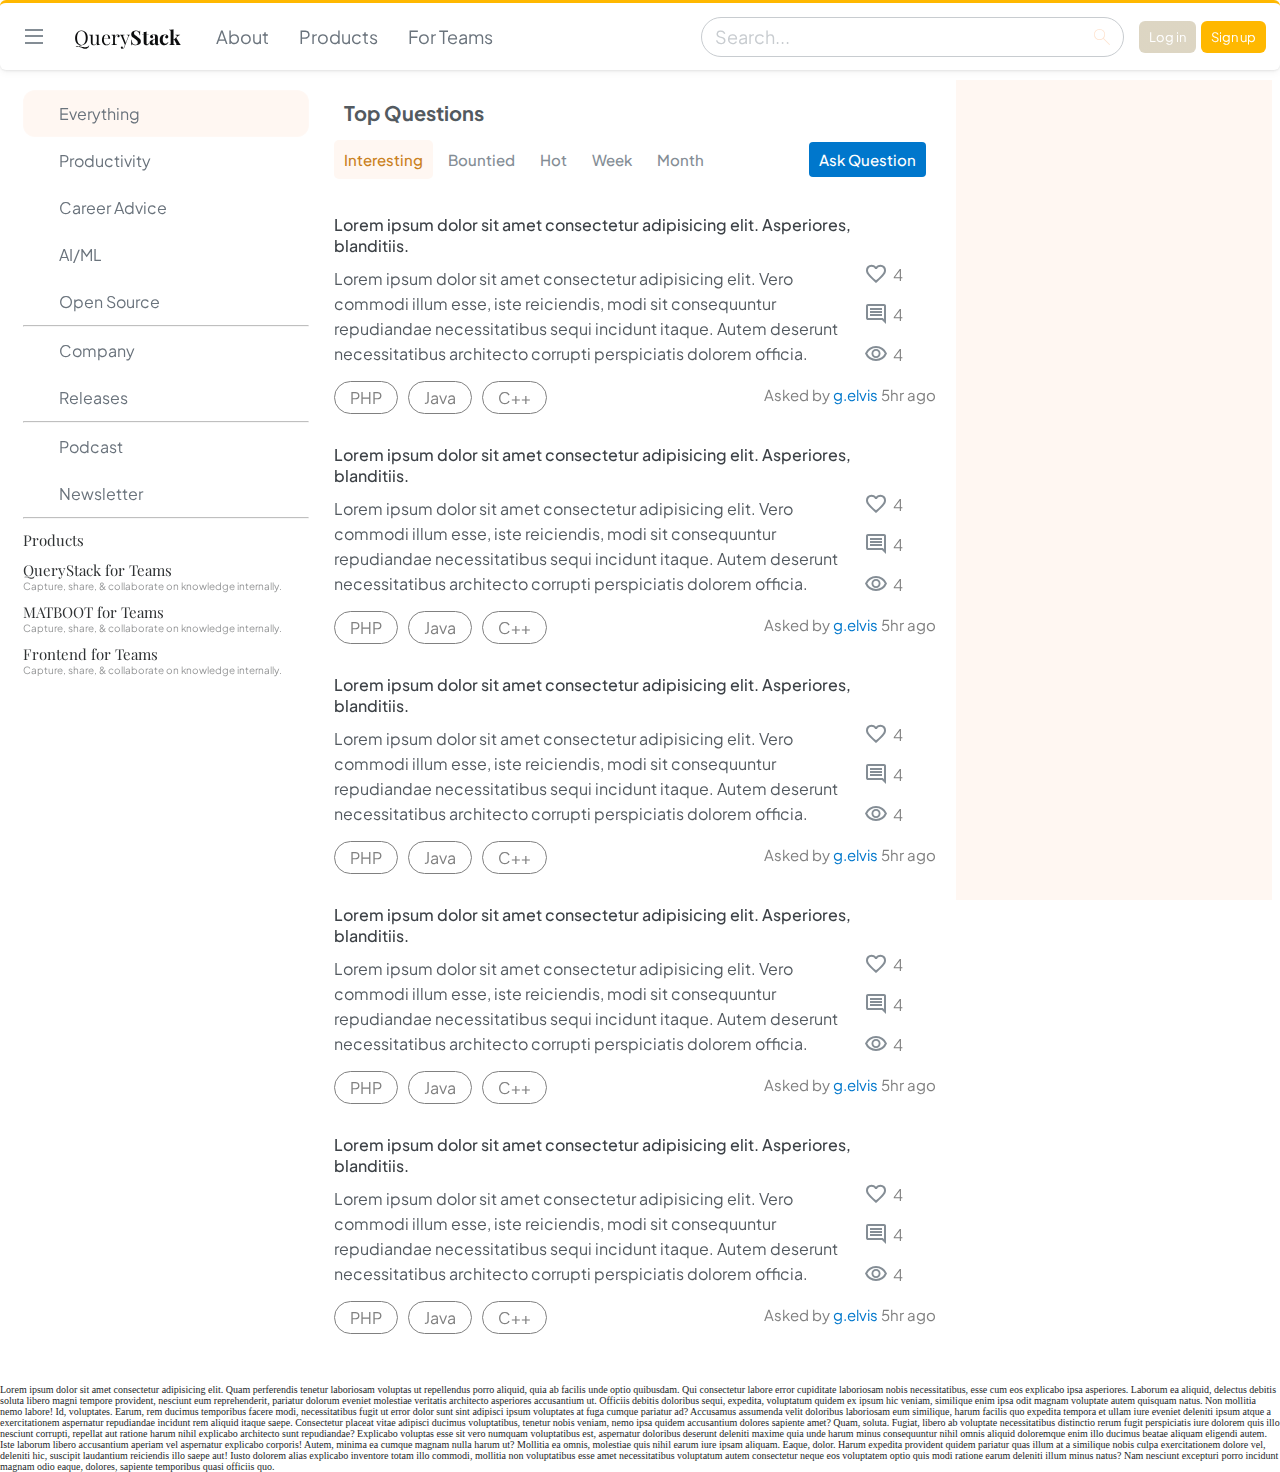
<file: scrappying/index.html>
<!DOCTYPE html>
<html lang="en">
<head>
    <meta charset="UTF-8">
    <meta name="viewport" content="width=device-width, initial-scale=1.0">
    <title>QueryStack</title>
     <!-- link to google icons -->
     <link rel="stylesheet" href="https://fonts.googleapis.com/css2?family=Material+Symbols+Outlined:opsz,wght,FILL,GRAD@24,400,0,0" />
     <!-- link to js file -->
     <script src="./jsfiles/script.js" defer></script>
     <script src="./jsfiles/navbar.js" defer></script>
     <!-- link to css file -->
     <link rel="stylesheet" href="./proj-styles/style.css">
     <link rel="stylesheet" href="./proj-styles/navbar.css">
</head>
<body>
    
    <div class="super-container">
      <header>
          <div class="nav-container">
              <nav>
                  <div class="nav-brand">
                      <div class="hamburger-menu-container">
          
                          <div class="hamburger-menu">
                              <div class="line"></div>
                              <div class="line"></div>
                              <div class="line"></div>
                          </div>
                          <div class="nav-dropdown-menu">
                              <a href="#" class="current-link">Home</a>
                              <h5>Public</h5>
                              <ul class="nav-ul">
                                  <li class="nav-item">
                                      <i class="fas fa-globe-europe"></i>
                                      <a href="#" class="nav-link">Stack Overflow</a>
                                  </li>
                                  <li class="nav-item"><a href="#" class="nav-link">Tags</a></li>
                                  <li class="nav-item"><a href="#" class="nav-link">Users</a></li>
                              </ul>
                              <h5>Find a Job</h5>
                              <ul class="nav-ul">
                                  <li class="nav-item"><a href="#" class="nav-link">Jobs</a></li>
                                  <li class="nav-item"><a href="#" class="nav-link">Companies</a></li>
                              </ul>
                              <h5>Teams <a href="#" >What's this ?</a></h5>
                              <a href="#" class="nav-link">
                                  <i class="fas fa-briefcase"></i>
                                  <span>Free 30 Day Trial</span>
                              </a>
                          </div>
                      </div>
          
                      <a href="#" class="nav-icon">
                          <i class="fab fa-stack-overflow"></i>
                          <div class="nav-icon-text">Query<span class="nav-bold-text">Stack</span>
                          </div>
                      </a>
                  </div>
                  <div class="nav-base-links">
                      <ul>
                          <li><a href="#">About</a></li>
                          <li><a href="#">Products</a></li>
                          <li><a href="#">For Teams</a></li>
                      </ul>
                  </div>
                  <div class="nav-search">
                      <div class="search-container">
                          <i class="fas fa-search"></i>
                          <input type="text" id="" placeholder="Search...">
                          <span class="material-symbols-outlined">search</span>
                      </div>
                  </div>
                  <div class="nav-right-buttons">
                      <div class="search-btn">
                          <i class="fas fa-search"></i>
                      </div>
          
          
                      <a href="#" class="btn btn-login">Log in</a>
                      <a href="#" class="btn btn-register">Sign up</a>
                  </div>
              </nav>
          </div>
        </header>
    
        <div class="wrapper-container">  
            <div class="left-side-bar"> 
                <!-- left side-bar goes here -->
                <aside class="sidebar__container">

                    <!-- Top part of the sidebar  -->
                    <div id="sidebar">
                        <!-- This top part has been divided into 3 parts for better layout and spacing  -->
            
                        <!-- First part  -->
                        <ul class="sidebar__menu-first item-flex">
                            <li class="sidebar__filter-btn active">
                                <i class="fa-solid fa-globe"></i>
                                <a href="#">Everything</a>
                            </li>
                            <li class="sidebar__filter-btn">
                                <i class="fa-solid fa-chart-simple"></i>
                                <a href="#">Productivity</a>
                            </li>
                            <li class="sidebar__filter-btn">
                                <i class="fa-solid fa-suitcase"></i>
                                <a href="#">Career Advice</a>
                            </li>
                            <li class="sidebar__filter-btn">
                                <i class="fa-solid fa-brain"></i>
                                <a href="#">AI/ML</a>
                            </li>
                            <li class="sidebar__filter-btn">
                                <i class="fa-brands fa-sourcetree"></i>
                                <a href="#">Open Source</a>
                            </li>
                        </ul>
            
                        <hr>
                        <!-- Second part  -->
                        <ul class="sidebar__menu-second item-flex">
                            <li class="sidebar__filter-btn">
                                <i class="fa-solid fa-building"></i>
                                <a href="#">Company</a>
                            </li>
                            <li class="sidebar__filter-btn">
                                <i class="fa-solid fa-cube"></i>
                                <a href="#">Releases</a>
                            </li>
                        </ul>
            
                        <hr>
                        <!-- Third part  -->
                        <ul class="sidebar__menu-third item-flex">
                            <li class="sidebar__filter-btn">
                                <i class="fa-solid fa-podcast"></i>
                                <a href="#">Podcast</a>
                            </li>
                            <li class="sidebar__filter-btn">
                                <i class="fa-solid fa-newspaper"></i>
                                <a href="#">Newsletter</a>
                            </li>
                        </ul>
                      </div>
            
                    <hr>
                    <br>
            
                     <!-- This part is for news feed, or announcments  -->
                    <article class="sidebar__card-info">
                       <h4 class="sidebar__card-title ">Products</h4>
            
                       <article class="sidebar__card-sub1">
                            <h4 class="sidebar__card-title1">QueryStack for Teams</h5>
                            <p>Capture, share, & collaborate on knowledge internally.</p>
                       </article>
            
                       <article class="sidebar__card-sub2">
                        <h4 class="sidebar__card-title2">MATBOOT for Teams</h5>
                        <p>Capture, share, & collaborate on knowledge internally.</p>
                       </article>
            
                       <article class="sidebar__card-sub2">
                        <h4 class="sidebar__card-title2">Frontend for Teams</h5>
                        <p>Capture, share, & collaborate on knowledge internally.</p>
                        </article>
            
                    </article>
                </aside>
            </div>

            <main class="main-section">
                <!-- main section goes here -->
                <div class="wrapper-middle">
                    <div class="top-questions">
                      Top Questions
                    </div>

                    <div id="upperLinksContainer">
                      <div class="sec1">
                        <a href=""  class="active nav-links">
                          Interesting
                      </a>
                      <a href="" class="nav-links">
                        Bountied
                      </a>
                      <a href="" class="nav-links">
                        Hot
                      </a>
                      <a href="" class="nav-links">
                        Week
                      </a>
                      <a href="" class="nav-links">
                        Month
                      </a>
                    </div>
                    <div>
                      <a href="#" class="blue-button">
                        Ask Question
                      </a>
                    </div>
                  </div>

                  <div class="question-wrapper">
                    <div class="questions-card">
                      <section class="sec">
                        <div class="question-title">
                          Lorem ipsum dolor sit amet consectetur adipisicing elit. Asperiores, blanditiis.
                        </div>
                        <div class="questions-explanation">
                          Lorem ipsum dolor sit amet consectetur adipisicing elit. Vero commodi illum esse, iste reiciendis, modi sit consequuntur repudiandae necessitatibus sequi incidunt itaque. Autem deserunt necessitatibus architecto corrupti perspiciatis dolorem officia.
                        </div>
                        <div class="lang_user">
                          <div class="related-lang">
                            <div class="lang">PHP</div>
                            <div class="lang">Java</div>
                            <div class="lang">C++</div>
                          </div>

                          <div class="askedBy">
                            Asked by <a href="#" id="username">g.elvis</a> <span class="time">5hr ago</span>
                          </div>

                        </div>
                      </section>
                      <section class="icon-sec">
                        <div class="icon-value">
                          <a href="#" class="material-symbols-outlined">
                            favorite
                          </a>
                          <span>4</span>
                        </div>
                        <div class="icon-value">
                          <a href="#" class="material-symbols-outlined">
                            comment
                          </a>
                          <span>4</span>
                        </div>
                        <div class="icon-value">
                          <a href="#" class="material-symbols-outlined">
                            visibility
                          </a>
                          <span>4</span>
                        </div>

                      </section>
                    </div>

                    <div class="questions-card">
                      <section class="sec">
                        <div class="question-title">
                          Lorem ipsum dolor sit amet consectetur adipisicing elit. Asperiores, blanditiis.
                        </div>
                        <div class="questions-explanation">
                          Lorem ipsum dolor sit amet consectetur adipisicing elit. Vero commodi illum esse, iste reiciendis, modi sit consequuntur repudiandae necessitatibus sequi incidunt itaque. Autem deserunt necessitatibus architecto corrupti perspiciatis dolorem officia.
                        </div>
                        <div class="lang_user">
                          <div class="related-lang">
                            <div class="lang">PHP</div>
                            <div class="lang">Java</div>
                            <div class="lang">C++</div>
                          </div>

                          <div class="askedBy">
                            Asked by <a href="#" id="username">g.elvis</a> <span class="time">5hr ago</span>
                          </div>

                        </div>

                        
                        
                      </section>
                      <section class="icon-sec">
                        <div class="icon-value">
                          <a href="#" class="material-symbols-outlined">
                            favorite
                          </a>
                          <span>4</span>
                        </div>
                        <div class="icon-value">
                          <a href="#" class="material-symbols-outlined">
                            comment
                          </a>
                          <span>4</span>
                        </div>
                        <div class="icon-value">
                          <a href="#" class="material-symbols-outlined">
                            visibility
                          </a>
                          <span>4</span>
                        </div>

                      </section>
                    </div>

                    <div class="questions-card">
                      <section class="sec">
                        <div class="question-title">
                          Lorem ipsum dolor sit amet consectetur adipisicing elit. Asperiores, blanditiis.
                        </div>
                        <div class="questions-explanation">
                          Lorem ipsum dolor sit amet consectetur adipisicing elit. Vero commodi illum esse, iste reiciendis, modi sit consequuntur repudiandae necessitatibus sequi incidunt itaque. Autem deserunt necessitatibus architecto corrupti perspiciatis dolorem officia.
                        </div>
                        <div class="lang_user">
                          <div class="related-lang">
                            <div class="lang">PHP</div>
                            <div class="lang">Java</div>
                            <div class="lang">C++</div>
                          </div>

                          <div class="askedBy">
                            Asked by <a href="#" id="username">g.elvis</a> <span class="time">5hr ago</span>
                          </div>

                        </div>

                        
                        
                      </section>
                      <section class="icon-sec">
                        <div class="icon-value">
                          <a href="#" class="material-symbols-outlined">
                            favorite
                          </a>
                          <span>4</span>
                        </div>
                        <div class="icon-value">
                          <a href="#" class="material-symbols-outlined">
                            comment
                          </a>
                          <span>4</span>
                        </div>
                        <div class="icon-value">
                          <a href="#" class="material-symbols-outlined">
                            visibility
                          </a>
                          <span>4</span>
                        </div>

                      </section>
                    </div>
                    <div class="questions-card">
                      <section class="sec">
                        <div class="question-title">
                          Lorem ipsum dolor sit amet consectetur adipisicing elit. Asperiores, blanditiis.
                        </div>
                        <div class="questions-explanation">
                          Lorem ipsum dolor sit amet consectetur adipisicing elit. Vero commodi illum esse, iste reiciendis, modi sit consequuntur repudiandae necessitatibus sequi incidunt itaque. Autem deserunt necessitatibus architecto corrupti perspiciatis dolorem officia.
                        </div>
                        <div class="lang_user">
                          <div class="related-lang">
                            <div class="lang">PHP</div>
                            <div class="lang">Java</div>
                            <div class="lang">C++</div>
                          </div>

                          <div class="askedBy">
                            Asked by <a href="#" id="username">g.elvis</a> <span class="time">5hr ago</span>
                          </div>

                        </div>

                      </section>
                      <section class="icon-sec">
                        <div class="icon-value">
                          <a href="#" class="material-symbols-outlined">
                            favorite
                          </a>
                          <span>4</span>
                        </div>
                        <div class="icon-value">
                          <a href="#" class="material-symbols-outlined">
                            comment
                          </a>
                          <span>4</span>
                        </div>
                        <div class="icon-value">
                          <a href="#" class="material-symbols-outlined">
                            visibility
                          </a>
                          <span>4</span>
                        </div>

                      </section>
                    </div>
                    <div class="questions-card">
                      <section class="sec">
                        <div class="question-title">
                          Lorem ipsum dolor sit amet consectetur adipisicing elit. Asperiores, blanditiis.
                        </div>
                        <div class="questions-explanation">
                          Lorem ipsum dolor sit amet consectetur adipisicing elit. Vero commodi illum esse, iste reiciendis, modi sit consequuntur repudiandae necessitatibus sequi incidunt itaque. Autem deserunt necessitatibus architecto corrupti perspiciatis dolorem officia.
                        </div>
                        <div class="lang_user">
                          <div class="related-lang">
                            <div class="lang">PHP</div>
                            <div class="lang">Java</div>
                            <div class="lang">C++</div>
                          </div>

                          <div class="askedBy">
                            Asked by <a href="#" id="username">g.elvis</a> <span class="time">5hr ago</span>
                          </div>

                        </div>

                        
                        
                      </section>
                      <section class="icon-sec">
                        <div class="icon-value">
                          <a href="#" class="material-symbols-outlined">
                            favorite
                          </a>
                          <span>4</span>
                        </div>
                        <div class="icon-value">
                          <a href="#" class="material-symbols-outlined">
                            comment
                          </a>
                          <span>4</span>
                        </div>
                        <div class="icon-value">
                          <a href="#" class="material-symbols-outlined">
                            visibility
                          </a>
                          <span>4</span>
                        </div>

                      </section>
                    </div>



                  </div>
                  </div>
            </main>

            <div class="right-side-bar">
                <!-- right sidebar goes here -->
                <div class="">
                </div>
            </div>
        </div>

        <footer class="footer">
            <!-- footer goes here -->
            Lorem ipsum dolor sit amet consectetur adipisicing elit. Quam perferendis tenetur laboriosam voluptas ut repellendus porro aliquid, quia ab facilis unde optio quibusdam. Qui consectetur labore error cupiditate laboriosam nobis necessitatibus, esse cum eos explicabo ipsa asperiores. Laborum ea aliquid, delectus debitis soluta libero magni tempore provident, nesciunt eum reprehenderit, pariatur dolorum eveniet molestiae veritatis architecto asperiores accusantium ut. Officiis debitis doloribus sequi, expedita, voluptatum quidem ex ipsum hic veniam, similique enim ipsa odit magnam voluptate autem quisquam natus. Non mollitia nemo labore! Id, voluptates. Earum, rem ducimus temporibus facere modi, necessitatibus fugit ut error dolor sunt sint adipisci ipsum voluptates at fuga cumque pariatur ad? Accusamus assumenda velit doloribus laboriosam eum similique, harum facilis quo expedita tempora et ullam iure eveniet deleniti ipsum atque a exercitationem aspernatur repudiandae incidunt rem aliquid itaque saepe. Consectetur placeat vitae adipisci ducimus voluptatibus, tenetur nobis veniam, nemo ipsa quidem accusantium dolores sapiente amet? Quam, soluta. Fugiat, libero ab voluptate necessitatibus distinctio rerum fugit perspiciatis iure dolorem quis illo nesciunt corrupti, repellat aut ratione harum nihil explicabo architecto sunt repudiandae? Explicabo voluptas esse sit vero numquam voluptatibus est, aspernatur doloribus deserunt deleniti maxime quia unde harum minus consequuntur nihil omnis aliquid doloremque enim illo ducimus beatae aliquam eligendi autem. Iste laborum libero accusantium aperiam vel aspernatur explicabo corporis! Autem, minima ea cumque magnam nulla harum ut? Mollitia ea omnis, molestiae quis nihil earum iure ipsam aliquam. Eaque, dolor. Harum expedita provident quidem pariatur quas illum at a similique nobis culpa exercitationem dolore vel, deleniti hic, suscipit laudantium reiciendis illo saepe aut! Iusto dolorem alias explicabo inventore totam illo commodi, mollitia non voluptatibus esse amet necessitatibus voluptatum autem consectetur neque eos voluptatem optio quis modi ratione earum deleniti illum minus natus? Nam nesciunt excepturi porro incidunt magnam odio eaque, dolores, sapiente temporibus quasi officiis quo.
        </footer>

    </div>

</body>
</html>
</file>
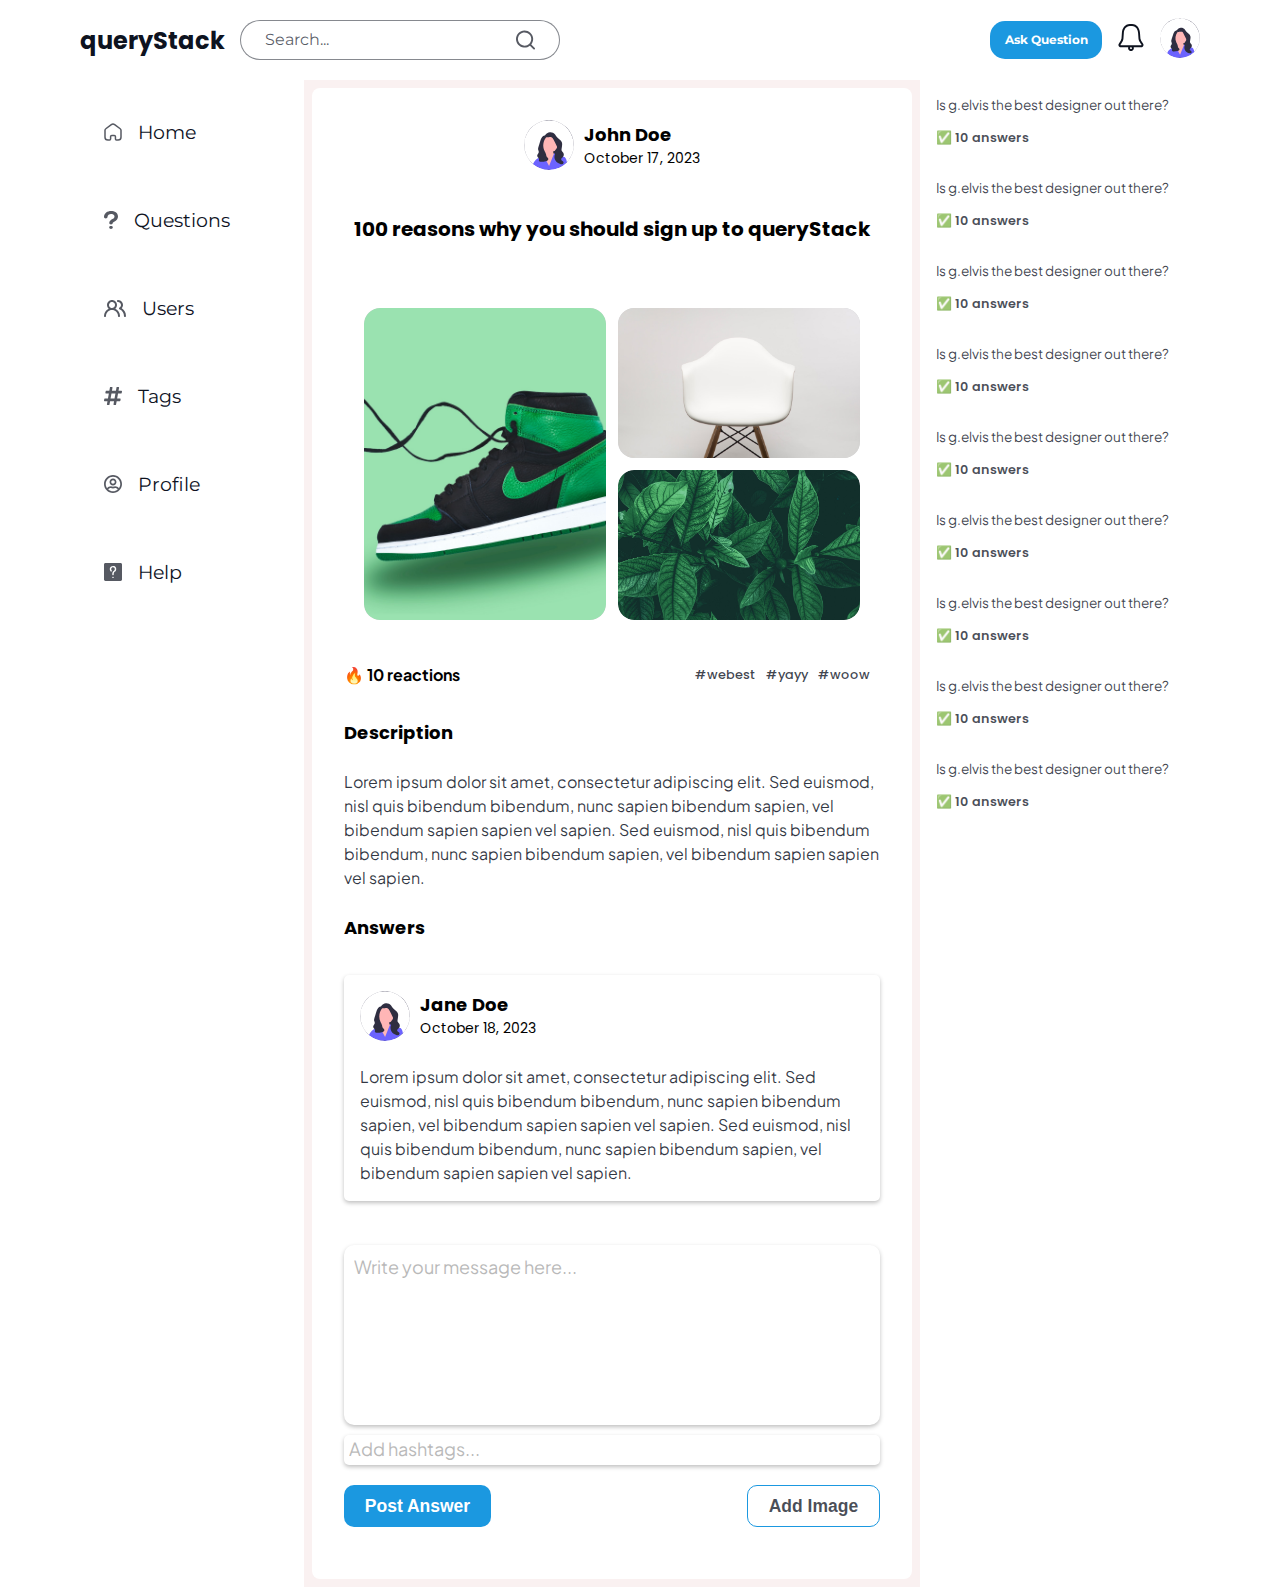
<file: post_page/post_index.html>
<!DOCTYPE html>
<html lang="en">
<head>
  <meta charset="UTF-8">
  <meta name="viewport" content="width=device-width, initial-scale=1.0">
  <title>Post Page</title>
  <link rel="stylesheet" href="css/post_style.css">
</head>
<body>
    <nav>
        <div class="nav-container">
            <section>
                <a href="#" class="hamburger" aria-controls="menu" aria-expanded="false">
                    <svg class="hamburger" viewBox="0 0 100 100" width="30">
                        <rect class="line top" width="80" height="7" x="10" y="25"></rect>
                        <rect class="line middle" width="60" height="7" x="10" y="45"></rect>
                        <rect class="line bottom" width="40" height="7" x="10" y="65"></rect>
                    </svg>
                </a>

                <div class="brand-name">
                    <a href="#">
                        <svg xmlns="http://www.w3.org/2000/svg" x="0px" y="0px" width="100" height="100" viewBox="0,0,256,256">
                            <g fill="#0E131F" fill-rule="evenodd" stroke="none" stroke-width="1" stroke-linecap="butt" stroke-linejoin="miter" stroke-miterlimit="10" stroke-dasharray="" stroke-dashoffset="0" font-family="none" font-weight="none" font-size="none" text-anchor="none" style="mix-blend-mode: normal"><g transform="scale(5.12,5.12)"><path d="M40.92578,1.89063l-3.06641,0.52734l3.32813,18.20703l2.84375,-0.37109zM29.96875,6.35156l-2.86719,1.72656l10.19922,14.95703l2.51953,-1.55469zM20.79688,15.03125l-1.68359,2.67188l15.38672,9.29688l1.40234,-2.42187zM16.375,24.40234l-0.74609,3l17.73047,4.49219l0.28125,-2.69141zM9,29v18.98438l29.90234,0.01563v-0.01562c0.03125,0 0.09766,-18.98437 0.09766,-18.98437h-3v16h-24v-16zM15.15234,32.35547l-0.25,2.98438l18.09766,1.66016l0.20313,-2.5zM14.90234,39l0.09766,3l18,-0.07031v-2.92969z"></path></g></g>
                        </svg>
                        <span>queryStack</span>
                    </a>
                </div>
                <div class="search-bar">
                    <input type="search" name="search" id="search" placeholder="Search...">
                    <svg xmlns="http://www.w3.org/2000/svg" width="21" height="20" viewBox="0 0 21 20" fill="none">
                        <path d="M19.7309 18.3109L16.0209 14.6309C17.461 12.8353 18.1584 10.5562 17.9697 8.2622C17.781 5.9682 16.7206 3.83368 15.0064 2.29754C13.2923 0.761407 11.0547 -0.0595894 8.75382 0.00337096C6.45294 0.0663314 4.26362 1.00846 2.63604 2.63604C1.00846 4.26362 0.0663314 6.45294 0.00337096 8.75382C-0.0595894 11.0547 0.761407 13.2923 2.29754 15.0064C3.83368 16.7206 5.9682 17.781 8.2622 17.9697C10.5562 18.1584 12.8353 17.461 14.6309 16.0209L18.3109 19.7009C18.4039 19.7946 18.5145 19.869 18.6363 19.9198C18.7582 19.9706 18.8889 19.9967 19.0209 19.9967C19.1529 19.9967 19.2836 19.9706 19.4055 19.9198C19.5273 19.869 19.6379 19.7946 19.7309 19.7009C19.9111 19.5144 20.0119 19.2652 20.0119 19.0059C20.0119 18.7466 19.9111 18.4974 19.7309 18.3109ZM9.0209 16.0209C7.63643 16.0209 6.28305 15.6104 5.13191 14.8412C3.98076 14.072 3.08356 12.9788 2.55374 11.6997C2.02393 10.4206 1.88531 9.01314 2.1554 7.65527C2.4255 6.2974 3.09219 5.05012 4.07115 4.07115C5.05012 3.09219 6.2974 2.4255 7.65527 2.1554C9.01314 1.88531 10.4206 2.02393 11.6997 2.55374C12.9788 3.08356 14.072 3.98076 14.8412 5.13191C15.6104 6.28305 16.0209 7.63643 16.0209 9.0209C16.0209 10.8774 15.2834 12.6579 13.9706 13.9706C12.6579 15.2834 10.8774 16.0209 9.0209 16.0209Z" fill="#0E131F" fill-opacity="0.7"/>
                      </svg>
                </div>
            </section>

            <section>
                <div class="ask-question">
                    <a href="#">Ask Question</a>
                </div>
                <a href="#" class="search-icon">
                    <svg xmlns="http://www.w3.org/2000/svg" width="21" height="20" viewBox="0 0 21 20" fill="none">
                        <path d="M19.7309 18.3109L16.0209 14.6309C17.461 12.8353 18.1584 10.5562 17.9697 8.2622C17.781 5.9682 16.7206 3.83368 15.0064 2.29754C13.2923 0.761407 11.0547 -0.0595894 8.75382 0.00337096C6.45294 0.0663314 4.26362 1.00846 2.63604 2.63604C1.00846 4.26362 0.0663314 6.45294 0.00337096 8.75382C-0.0595894 11.0547 0.761407 13.2923 2.29754 15.0064C3.83368 16.7206 5.9682 17.781 8.2622 17.9697C10.5562 18.1584 12.8353 17.461 14.6309 16.0209L18.3109 19.7009C18.4039 19.7946 18.5145 19.869 18.6363 19.9198C18.7582 19.9706 18.8889 19.9967 19.0209 19.9967C19.1529 19.9967 19.2836 19.9706 19.4055 19.9198C19.5273 19.869 19.6379 19.7946 19.7309 19.7009C19.9111 19.5144 20.0119 19.2652 20.0119 19.0059C20.0119 18.7466 19.9111 18.4974 19.7309 18.3109ZM9.0209 16.0209C7.63643 16.0209 6.28305 15.6104 5.13191 14.8412C3.98076 14.072 3.08356 12.9788 2.55374 11.6997C2.02393 10.4206 1.88531 9.01314 2.1554 7.65527C2.4255 6.2974 3.09219 5.05012 4.07115 4.07115C5.05012 3.09219 6.2974 2.4255 7.65527 2.1554C9.01314 1.88531 10.4206 2.02393 11.6997 2.55374C12.9788 3.08356 14.072 3.98076 14.8412 5.13191C15.6104 6.28305 16.0209 7.63643 16.0209 9.0209C16.0209 10.8774 15.2834 12.6579 13.9706 13.9706C12.6579 15.2834 10.8774 16.0209 9.0209 16.0209Z" fill="#0E131F" fill-opacity="1"/>
                    </svg>
                </a>
                <a class="notification">
                    <svg xmlns="http://www.w3.org/2000/svg" width="26" height="29" viewBox="0 0 26 29" fill="none">
                        <path d="M25.5698 20.49C25.2898 19.99 24.9498 19.49 24.5698 18.96C23.6656 17.8308 23.0388 16.5053 22.7398 15.09L22.3198 9.19C22.0698 4.62 19.3998 0 14.0898 0H11.8698C6.55981 0 3.86981 4.62 3.59981 9.18L3.17981 15.09C2.88211 16.5179 2.25551 17.8567 1.34981 19C1.00981 19.52 0.669807 20 0.439807 20.45C0.192965 20.7813 0.0434676 21.1749 0.00813456 21.5865C-0.0271985 21.9982 0.0530346 22.4115 0.239807 22.78C0.457718 23.167 0.778744 23.486 1.16715 23.7013C1.55557 23.9167 1.99613 24.0201 2.43981 24H10.1598C9.99534 24.4531 9.94249 24.9392 10.0057 25.4171C10.069 25.895 10.2465 26.3506 10.5231 26.7454C10.7998 27.1401 11.1675 27.4624 11.5952 27.6849C12.0228 27.9074 12.4978 28.0235 12.9798 28.0235C13.4619 28.0235 13.9368 27.9074 14.3645 27.6849C14.7921 27.4624 15.1598 27.1401 15.4365 26.7454C15.7132 26.3506 15.8906 25.895 15.9539 25.4171C16.0171 24.9392 15.9643 24.4531 15.7998 24H23.5198C23.9676 24.0163 24.411 23.9069 24.7998 23.6842C25.1886 23.4615 25.5073 23.1344 25.7198 22.74C25.9067 22.3882 25.9917 21.9912 25.9652 21.5936C25.9387 21.1961 25.8018 20.8139 25.5698 20.49ZM13.9798 25C13.9798 25.1978 13.9212 25.3911 13.8113 25.5556C13.7014 25.72 13.5452 25.8482 13.3625 25.9239C13.1798 25.9996 12.9787 26.0194 12.7847 25.9808C12.5907 25.9422 12.4126 25.847 12.2727 25.7071C12.1328 25.5673 12.0376 25.3891 11.999 25.1951C11.9604 25.0011 11.9802 24.8 12.0559 24.6173C12.1316 24.4346 12.2598 24.2784 12.4242 24.1685C12.5887 24.0586 12.782 24 12.9798 24C13.245 24 13.4994 24.1054 13.6869 24.2929C13.8745 24.4804 13.9798 24.7348 13.9798 25ZM23.9798 21.83C23.9798 21.91 23.8098 22 23.5598 22H2.43981C2.18981 22 2.05981 21.91 2.01981 21.83C1.97981 21.75 2.01981 21.64 2.11981 21.48C2.38981 21.02 2.69981 20.54 3.01981 20.06C4.01981 18.62 5.01981 16.98 5.16981 15.23L5.59981 9.32C5.80981 5.94 7.57981 2 11.8698 2H14.0898C18.3798 2 20.1498 5.94 20.3598 9.33L20.7898 15.23C20.9098 17 21.9798 18.62 22.9798 20.06C23.2998 20.54 23.6098 21.06 23.9298 21.57C23.9616 21.6043 23.9832 21.6469 23.9921 21.6928C24.0009 21.7388 23.9966 21.7863 23.9798 21.83Z" fill="#0E131F"/>
                    </svg>
                </a>
                <a href="#" class="avatar">
                    <img src="./img/avatar.svg" alt="">
                </a>
            </section>
            
        </div>
    </nav>

    <div class="wrapper">
        <aside class="left">
            <a href="#" class="ele-container">
                <svg xmlns="http://www.w3.org/2000/svg" width="18" height="18" viewBox="0 0 18 18" fill="none">
                    <path d="M6.60608 16.0171V13.5637C6.60606 12.9397 7.14157 12.4327 7.80506 12.4285H10.2354C10.9021 12.4285 11.4425 12.9367 11.4425 13.5637V16.0247C11.4424 16.5546 11.892 16.9876 12.4552 17H14.0754C15.6906 17 17 15.7685 17 14.2495V7.27027C16.9914 6.67266 16.693 6.11148 16.1899 5.74643L10.6486 1.54824C9.67784 0.817253 8.29786 0.817253 7.32709 1.54824L1.81013 5.75405C1.30506 6.11762 1.00622 6.67973 1 7.27789V14.2495C1 15.7685 2.30937 17 3.92456 17H5.54481C6.12198 17 6.58987 16.56 6.58987 16.0171" stroke="#0E131F" stroke-opacity="0.7" stroke-width="1.5" stroke-linecap="round" stroke-linejoin="round"/>
                </svg>
                <span>Home</span>
            </a>
            <a href="" class="ele-container">
                <svg xmlns="http://www.w3.org/2000/svg" width="14" height="18" viewBox="0 0 14 18" fill="none">
                    <path d="M5.1975 16.4606C5.1975 16.8689 5.38741 17.2605 5.72544 17.5491C6.06347 17.8378 6.52195 18 7 18C7.47805 18 7.93653 17.8378 8.27456 17.5491C8.61259 17.2605 8.8025 16.8689 8.8025 16.4606C8.8025 16.2585 8.75588 16.0583 8.66529 15.8716C8.57471 15.6848 8.44194 15.5151 8.27456 15.3722C8.10718 15.2292 7.90848 15.1158 7.68979 15.0385C7.4711 14.9611 7.23671 14.9213 7 14.9213C6.76329 14.9213 6.5289 14.9611 6.31021 15.0385C6.09152 15.1158 5.89282 15.2292 5.72544 15.3722C5.55806 15.5151 5.42529 15.6848 5.33471 15.8716C5.24412 16.0583 5.1975 16.2585 5.1975 16.4606ZM10.1763 10.65C12.712 9.45732 14 7.72816 14 5.51179C14 1.70525 10.4842 0 7 0C3.60675 0 0 2.10578 0 6.00947C0 6.40584 0.184374 6.78597 0.512563 7.06625C0.840752 7.34653 1.28587 7.50399 1.75 7.50399C2.21413 7.50399 2.65925 7.34653 2.98744 7.06625C3.31563 6.78597 3.5 6.40584 3.5 6.00947C3.5 3.93358 5.31475 2.98904 7 2.98904C8.30725 2.98904 10.5 3.31634 10.5 5.51179C10.5 6.29044 10.2603 7.1991 8.48925 8.03305C7.28525 8.59648 5.25 10.0596 5.25 11.9562C5.25 12.3525 5.43437 12.7327 5.76256 13.0129C6.09075 13.2932 6.53587 13.4507 7 13.4507C7.46413 13.4507 7.90925 13.2932 8.23744 13.0129C8.56563 12.7327 8.75 12.3525 8.75 11.9562C8.75 11.6782 9.44125 10.9952 10.1763 10.65Z" fill="#0E131F" fill-opacity="0.7"/>
                </svg>
                <span>Questions</span>
            </a>
            <a href="" class="ele-container">
                <svg xmlns="http://www.w3.org/2000/svg" width="22" height="17" viewBox="0 0 22 17" fill="none">
                    <path d="M11.3 8.72C11.8336 8.25813 12.2616 7.68688 12.5549 7.04502C12.8482 6.40316 13 5.70571 13 5C13 3.67392 12.4732 2.40215 11.5355 1.46447C10.5979 0.526784 9.32608 1.78911e-07 8 1.78911e-07C6.67392 1.78911e-07 5.40215 0.526784 4.46447 1.46447C3.52678 2.40215 3 3.67392 3 5C2.99999 5.70571 3.1518 6.40316 3.44513 7.04502C3.73845 7.68688 4.16642 8.25813 4.7 8.72C3.30014 9.35388 2.11247 10.3775 1.27898 11.6685C0.445495 12.9596 0.00147185 14.4633 0 16C0 16.2652 0.105357 16.5196 0.292893 16.7071C0.48043 16.8946 0.734784 17 1 17C1.26522 17 1.51957 16.8946 1.70711 16.7071C1.89464 16.5196 2 16.2652 2 16C2 14.4087 2.63214 12.8826 3.75736 11.7574C4.88258 10.6321 6.4087 10 8 10C9.5913 10 11.1174 10.6321 12.2426 11.7574C13.3679 12.8826 14 14.4087 14 16C14 16.2652 14.1054 16.5196 14.2929 16.7071C14.4804 16.8946 14.7348 17 15 17C15.2652 17 15.5196 16.8946 15.7071 16.7071C15.8946 16.5196 16 16.2652 16 16C15.9985 14.4633 15.5545 12.9596 14.721 11.6685C13.8875 10.3775 12.6999 9.35388 11.3 8.72ZM8 8C7.40666 8 6.82664 7.82405 6.33329 7.49441C5.83994 7.16476 5.45542 6.69623 5.22836 6.14805C5.0013 5.59987 4.94189 4.99667 5.05764 4.41473C5.1734 3.83279 5.45912 3.29824 5.87868 2.87868C6.29824 2.45912 6.83279 2.1734 7.41473 2.05764C7.99667 1.94189 8.59987 2.0013 9.14805 2.22836C9.69623 2.45542 10.1648 2.83994 10.4944 3.33329C10.8241 3.82664 11 4.40666 11 5C11 5.79565 10.6839 6.55871 10.1213 7.12132C9.55871 7.68393 8.79565 8 8 8ZM17.74 8.32C18.38 7.59933 18.798 6.70905 18.9438 5.75634C19.0896 4.80362 18.9569 3.82907 18.5618 2.95C18.1666 2.07093 17.5258 1.3248 16.7165 0.801423C15.9071 0.27805 14.9638 -0.0002576 14 1.78911e-07C13.7348 1.78911e-07 13.4804 0.105357 13.2929 0.292893C13.1054 0.48043 13 0.734784 13 1C13 1.26522 13.1054 1.51957 13.2929 1.70711C13.4804 1.89464 13.7348 2 14 2C14.7956 2 15.5587 2.31607 16.1213 2.87868C16.6839 3.44129 17 4.20435 17 5C16.9986 5.52524 16.8593 6.0409 16.5961 6.49542C16.3328 6.94994 15.9549 7.32738 15.5 7.59C15.3517 7.67552 15.2279 7.79766 15.1404 7.94474C15.0528 8.09182 15.0045 8.2589 15 8.43C14.9958 8.59976 15.0349 8.7678 15.1137 8.91826C15.1924 9.06872 15.3081 9.19665 15.45 9.29L15.84 9.55L15.97 9.62C17.1754 10.1917 18.1923 11.096 18.901 12.2263C19.6096 13.3566 19.9805 14.6659 19.97 16C19.97 16.2652 20.0754 16.5196 20.2629 16.7071C20.4504 16.8946 20.7048 17 20.97 17C21.2352 17 21.4896 16.8946 21.6771 16.7071C21.8646 16.5196 21.97 16.2652 21.97 16C21.9782 14.4654 21.5938 12.9543 20.8535 11.6101C20.1131 10.2659 19.0413 9.13331 17.74 8.32Z" fill="#0E131F" fill-opacity="0.7"/>
                </svg>
                <span>Users</span>
            </a>
            <a href="" class="ele-container">
                <svg xmlns="http://www.w3.org/2000/svg" width="18" height="18" viewBox="0 0 18 18" fill="none">
                    <path d="M17.7054 6.03116L17.9924 4.42402C18.0451 4.12851 17.8179 3.85714 17.5177 3.85714H14.512L15.0995 0.566879C15.1523 0.271366 14.9251 0 14.6249 0H12.9923C12.8792 2.0558e-06 12.7696 0.0398167 12.6828 0.112472C12.5961 0.185128 12.5376 0.285993 12.5177 0.397406L11.8999 3.85714H7.93688L8.52441 0.566879C8.5772 0.271366 8.34999 0 8.04978 0H6.41724C6.30407 2.0558e-06 6.1945 0.0398167 6.10773 0.112472C6.02095 0.185128 5.9625 0.285993 5.94261 0.397406L5.32479 3.85714H2.14682C2.03365 3.85714 1.92408 3.89696 1.83731 3.96961C1.75054 4.04227 1.69209 4.14313 1.6722 4.25455L1.3852 5.86169C1.33245 6.1572 1.55966 6.42857 1.85983 6.42857H4.86559L3.94723 11.5714H0.769263C0.656088 11.5714 0.546521 11.6112 0.459747 11.6839C0.372974 11.7566 0.314524 11.8574 0.294634 11.9688L0.00763835 13.576C-0.0451161 13.8715 0.182094 14.1429 0.482268 14.1429H3.48803L2.90049 17.4331C2.84774 17.7286 3.07495 18 3.37512 18H5.00766C5.12083 18 5.2304 17.9602 5.31717 17.8875C5.40395 17.8149 5.4624 17.714 5.48229 17.6026L6.10015 14.1429H10.0631L9.47559 17.4331C9.4228 17.7286 9.65001 18 9.95022 18H11.5828C11.6959 18 11.8055 17.9602 11.8923 17.8875C11.979 17.8149 12.0375 17.714 12.0574 17.6026L12.6752 14.1429H15.8532C15.9664 14.1428 16.0759 14.103 16.1627 14.0304C16.2495 13.9577 16.3079 13.8569 16.3278 13.7454L16.6148 12.1383C16.6676 11.8428 16.4403 11.5714 16.1402 11.5714H13.1344L14.0528 6.42857H17.2307C17.3439 6.42857 17.4535 6.38875 17.5403 6.3161C17.627 6.24344 17.6855 6.14258 17.7054 6.03116ZM10.5223 11.5714H6.55935L7.47772 6.42857H11.4407L10.5223 11.5714Z" fill="#0E131F" fill-opacity="0.7"/>
                </svg>
                <span>Tags</span>
            </a>
            <a href="" class="ele-container">
                <svg xmlns="http://www.w3.org/2000/svg" width="18" height="18" viewBox="0 0 18 18" fill="none">
                    <path d="M9 3.48387C7.07661 3.48387 5.51613 5.04435 5.51613 6.96774C5.51613 8.89113 7.07661 10.4516 9 10.4516C10.9234 10.4516 12.4839 8.89113 12.4839 6.96774C12.4839 5.04435 10.9234 3.48387 9 3.48387ZM9 8.70968C8.03831 8.70968 7.25806 7.92944 7.25806 6.96774C7.25806 6.00605 8.03831 5.22581 9 5.22581C9.96169 5.22581 10.7419 6.00605 10.7419 6.96774C10.7419 7.92944 9.96169 8.70968 9 8.70968ZM9 0C4.02823 0 0 4.02823 0 9C0 13.9718 4.02823 18 9 18C13.9718 18 18 13.9718 18 9C18 4.02823 13.9718 0 9 0ZM9 16.2581C7.19637 16.2581 5.54879 15.594 4.27863 14.5016C4.81935 13.6669 5.74476 13.1008 6.80444 13.0681C7.55927 13.3004 8.27782 13.4165 9 13.4165C9.72218 13.4165 10.4407 13.304 11.1956 13.0681C12.2552 13.1044 13.1806 13.6669 13.7214 14.5016C12.4512 15.594 10.8036 16.2581 9 16.2581ZM14.9044 13.206C14.019 12.0665 12.6508 11.3226 11.0903 11.3226C10.7202 11.3226 10.1468 11.671 9 11.671C7.85685 11.671 7.27984 11.3226 6.90968 11.3226C5.35282 11.3226 3.98468 12.0665 3.09556 13.206C2.24637 12.0194 1.74194 10.5677 1.74194 9C1.74194 4.99718 4.99718 1.74194 9 1.74194C13.0028 1.74194 16.2581 4.99718 16.2581 9C16.2581 10.5677 15.7536 12.0194 14.9044 13.206Z" fill="#0E131F" fill-opacity="0.7"/>
                </svg>
                <span>Profile</span>
            </a>
            <a href="" class="ele-container">
                <svg xmlns="http://www.w3.org/2000/svg" width="18" height="18" viewBox="0 0 18 18" fill="none">
                    <path d="M16.56 0H1.44C1.05809 0 0.691819 0.151714 0.421766 0.421766C0.151714 0.691819 0 1.05809 0 1.44V16.56C0 16.9419 0.151714 17.3082 0.421766 17.5782C0.691819 17.8483 1.05809 18 1.44 18H16.56C16.9419 18 17.3082 17.8483 17.5782 17.5782C17.8483 17.3082 18 16.9419 18 16.56V1.44C18 1.05809 17.8483 0.691819 17.5782 0.421766C17.3082 0.151714 16.9419 0 16.56 0ZM9.00144 15.12C8.81048 15.12 8.62735 15.0441 8.49232 14.9091C8.3573 14.7741 8.28144 14.591 8.28144 14.4C8.28144 14.209 8.3573 14.0259 8.49232 13.8909C8.62735 13.7559 8.81048 13.68 9.00144 13.68C9.1924 13.68 9.37553 13.7559 9.51056 13.8909C9.64558 14.0259 9.72144 14.209 9.72144 14.4C9.72144 14.591 9.64558 14.7741 9.51056 14.9091C9.37553 15.0441 9.1924 15.12 9.00144 15.12ZM10.7201 8.86248C10.4132 9.05538 10.1605 9.32322 9.98582 9.64078C9.81111 9.95834 9.72012 10.3152 9.72144 10.6776V11.52C9.72144 11.711 9.64558 11.8941 9.51056 12.0291C9.37553 12.1641 9.1924 12.24 9.00144 12.24C8.81048 12.24 8.62735 12.1641 8.49232 12.0291C8.3573 11.8941 8.28144 11.711 8.28144 11.52V10.6776C8.28144 9.43776 8.90568 8.30376 9.95184 7.64424C10.5674 7.25544 11.0326 6.4296 10.6819 5.46048C10.596 5.22641 10.4602 5.01384 10.2839 4.83753C10.1076 4.66123 9.89503 4.52541 9.66096 4.43952C8.86104 4.15008 8.26272 4.44384 7.97616 4.64544C7.73822 4.81106 7.54362 5.0315 7.40879 5.28814C7.27395 5.54478 7.20283 5.8301 7.20144 6.12C7.20144 6.59376 7.39368 7.05744 7.72848 7.39296C7.86349 7.52797 7.93933 7.71107 7.93933 7.902C7.93933 8.09293 7.86349 8.27603 7.72848 8.41104C7.59347 8.54605 7.41037 8.62189 7.21944 8.62189C7.02851 8.62189 6.84541 8.54605 6.7104 8.41104C6.10478 7.80208 5.76379 6.97883 5.76144 6.12C5.76144 5.0688 6.28056 4.07664 7.1496 3.4668C8.02656 2.85192 9.1188 2.71296 10.1506 3.0852C10.583 3.24384 10.9757 3.49477 11.3013 3.82054C11.627 4.14631 11.8778 4.5391 12.0362 4.9716C12.5669 6.43824 12.0254 8.0388 10.7201 8.86248Z" fill="#0E131F" fill-opacity="0.7"/>
                  </svg>
                <span>Help</span>
            </a>
        </aside>
        <main>
            <section class="feed-container">
                <div class="profile-container">
                  <img src="img/avatar.svg" alt="Profile image" class="profile-image">
                  <div class="profile-text">
                    <p class="profile-name">John Doe</p>
                    <p class="profile-date">October 17, 2023</p>
                  </div>
                </div>
                <h2 class="feed-title">100 reasons why you should sign up to queryStack</h2>
<!-- ------------------------------GALLERY------------------------------------------------ -->
            <div class="image-gallery">
                <div class="image-box">
                <img src="img/img-5.jpg" alt="img.jpg" />
                </div>
                <div class="image-box">
                <img src="img/img-2.jpg" alt="img.jpg" />
                </div>
                <div class="image-box">
                <img src="img/img-12.jpg" alt="img.jpg" />
                </div>
            </div>
            
            <!-- The Modal -->
            <div id="myModal" class="modal">
                <span class="close">&times;</span>
                <img class="modal-content" id="img01">
                <div id="caption"></div>
            </div>
 <!-- ----------------------------gALLERY ENDS---------------------------------------------- -->
                <div class="text-container">
                  <div class="reaction-container">
                    <p class="reaction-text">🔥 10 reactions</p>
                    <div class="reaction-tags">
                      <p class="reaction-tag">#webest</p>
                      <p class="reaction-tag">#yayy</p>
                      <p class="reaction-tag">#woow</p>
                    </div>
                  </div>
                  <h3 class="description-title">Description</h3>
                  <p class="description-text">Lorem ipsum dolor sit amet, consectetur adipiscing elit. Sed euismod, nisl quis bibendum bibendum, nunc sapien bibendum sapien, vel bibendum sapien sapien vel sapien. Sed euismod, nisl quis bibendum bibendum, nunc sapien bibendum sapien, vel bibendum sapien sapien vel sapien.</p>
                  <h3 class="answer-title">Answers</h3>
                  <div class="card">
                    <div class="card-user">
                        <img src="img/avatar.svg" alt="Card image" class="card-image">
                        <div class="card__user-text">
                            <p class="card-name">Jane Doe</p>
                            <p class="card-date">October 18, 2023</p>
                        </div>
                    </div>
                    <div class="card-text">
                      <p class="card-description">Lorem ipsum dolor sit amet, consectetur adipiscing elit. Sed euismod, nisl quis bibendum bibendum, nunc sapien bibendum sapien, vel bibendum sapien sapien vel sapien. Sed euismod, nisl quis bibendum bibendum, nunc sapien bibendum sapien, vel bibendum sapien sapien vel sapien.</p>
                    </div>
                    
                  </div>
         
                    <form class="message-form">
                    <textarea class="message-input" placeholder="Write your message here..."></textarea>
                    <div class="hashtag-container">
                        <ul class="hashtag-list"></ul>
                        <input class="hashtag-input" placeholder="Add hashtags...">
                    </div>
                    <div class="button__gap">
                        <button class="message-button">Post Answer</button>
                        <button class="message-button add-image">Add Image</button>    
                    </div>
                    </form>

                </div>
            </section>
        </main>

        <aside class="right">
            <div class="right-wrapper">

                <a href="#" class="recent-post">
                    <span>Is g.elvis the best designer out there?</span>

                    <div class="answers">
                        ✅ 10 answers
                    </div>

                </a>

                <a href="#" class="recent-post">
                    <span>Is g.elvis the best designer out there?</span>

                    <div class="answers">
                        ✅ 10 answers
                    </div>

                </a>

                <a href="#" class="recent-post">
                    <span>Is g.elvis the best designer out there?</span>

                    <div class="answers">
                        ✅ 10 answers
                    </div>

                </a>

                <a href="#" class="recent-post">
                    <span>Is g.elvis the best designer out there?</span>

                    <div class="answers">
                        ✅ 10 answers
                    </div>

                </a>

                <a href="#" class="recent-post">
                    <span>Is g.elvis the best designer out there?</span>

                    <div class="answers">
                        ✅ 10 answers
                    </div>

                </a>
                <a href="#" class="recent-post">
                    <span>Is g.elvis the best designer out there?</span>

                    <div class="answers">
                        ✅ 10 answers
                    </div>

                </a>

                <a href="#" class="recent-post">
                    <span>Is g.elvis the best designer out there?</span>

                    <div class="answers">
                        ✅ 10 answers
                    </div>

                </a>

                <a href="#" class="recent-post">
                    <span>Is g.elvis the best designer out there?</span>

                    <div class="answers">
                        ✅ 10 answers
                    </div>

                </a>

                <a href="#" class="recent-post">
                    <span>Is g.elvis the best designer out there?</span>

                    <div class="answers">
                        ✅ 10 answers
                    </div>

                </a>
            </div>
        </aside>
    </div>
    
<script src="../new-design/app.js"></script>
<script src="./js/post_script.js"></script>
<script src="./js/popup.js"></script>
<script src="./js/hashtag.js"></script>

</body>
</html>
</file>
<file: proj-styles/style.css>
@import url("https://fonts.googleapis.com/css2?family=Playfair+Display:wght@400;500;600;700;800;900&display=swap");
@import url("https://fonts.googleapis.com/css2?family=Plus+Jakarta+Sans:wght@200;300;400;500;600;700;800&display=swap");

/* general styling */

@media  screen and (min-width: 1400px) {
  .super-container{
    display: flex;
    flex-direction: column;
    justify-content: center;
    margin: 0 auto;
   
  }
  
}

@media screen and (max-width: 750px) {
  .left-side-bar {
    flex: 0 0 0;
    display: none;
  }
  .main-section {
    overflow: scroll;
  }

  .right-side-bar {
    flex: 0 0 0;
    /* display: none; */
  }

  .sec1 {
    font-size: 1.3rem!important;
    gap: 0.2rem!important;
  }

  .nav-links {
    padding: 1rem 0.2rem !important;
  }

  .blue-button {
    /* Add your styles for the blue button here */
    font-size: 1rem!important;
    margin: 0!important;
  }

  .question-wrapper{
    padding: 1rem 0!important
  }
  .question-title,.questions-explanation{
    font-size: 1.5rem!important;
  }
  .lang{
    padding:0.5rem 1rem!important;
    font-size: 1rem !important;
  }
  .askedBy{
    font-size: 1.3rem!important;
  }
}

@media screen and (max-width: 1200px) {
  .left-side-bar {
    flex: 0 0 0;
    display: none;
  }
  .top-questions{
    text-align: center;
    
  }
}




.wrapper-container {
  display: flex;
  flex-direction: row;
  position: relative;
  z-index: 1;
  justify-content: center;
  width: 100%;
  max-width: 126.4rem;
  margin:1rem auto;
    .left-side-bar {
    flex: 0 0 25%;
    
  }

  .main-section {
      flex: 1.5; 
  }

  .right-side-bar {
      flex: 0 0 25%; 
      background-color: var(--orange-050);
      height: calc(100vh -  8rem);
      font-size: 12px;
  }
}


:root {
  --playfair-display: "Playfair Display", serif;
  --plus-jakarta-sans: "Plus Jakarta Sans", sans-serif;
  --black-025: #fafafb;
  --black-050: #eff0f1;
  --black-075: #e4e6e8;
  --black-100: #d6d9dc;
  --black-150: #c8ccd0;
  --black-200: #bbc0c4;
  --black-300: #9fa6ad;
  --black-350: #9199a1;
  --black-400: #848d95;
  --black-500: #6a737c;
  --black-600: #535a60;
  --black-700: #3c4146;
  --black-750: #2f3337;
  --black-800: #242729;
  --black-900: #0c0d0e;
  --gray-100: #dfdcdc;
  --gray-500: #808080;
  --blue:rgba(0, 68, 255, 0.699);
  --blue-050: #f2f9ff;
    --blue-100: #cfeafe;
    --blue-200: #addafc;
    --blue-300: #6cbbf7;
    --blue-400: #379fef;
    --blue-500: #0095ff;
    --blue-600: #0077cc;
    --blue-700: #0064bd;
    --blue-800: #0054a3;
    --blue-900: #004487;
  --white: #fff;
  --orange-200: #fcd0ad;
  ---orange: #ca8121;
  --orange-050: #fff7f2;
    --orange-100: #fee3cf;
    --padding-small:1rem;

}



* {
    margin: 0;
    padding: 0;
    scroll-behavior: smooth;
  }

.sidebar__filter-btn {
  padding: 0px 15px;
  display: flex;
  flex-direction: row;
  align-items: center;
  gap: 5px;
  background: rgba(255, 255, 255, 0.05);
  border: 1px solid rgba(255, 255, 255, 0.2);
  border-radius: 12px;
  font-size: 16px;
  font-weight: 300px;
  line-height: 25px;
  font-family: var(--plus-jakarta-sans);
  color: var(--black-500);
  cursor: pointer;
  transition: 0.2s;
}
.sidebar__filter-btn a{
  width: 100%;
  text-align: left;
}

.sidebar__filter-btn.active {
    background: var(--orange-050);
    color: var(--black-500);
  }

  .sidebar__filter-btn:hover {
    background: #eee;
    color: var(--black-400);
    margin-left: -.8em;
    transition: background 0.45s 0.04s;
    transition: margin-left 0.45s 0.04s;
  }

  .sidebar__card-info h4 {
    font-size: 15px;
    font-weight: 400;
    font-family: var(--playfair-display);
    opacity: 0.95;
  }

  .sidebar__card-info h4:hover {
    color: #0074cc;
    transition: color 0.5s;
  }

  .sidebar__card-info p {
    font-size: 10px;
    font-weight: 400;
    font-family: var(--plus-jakarta-sans);
    color: var(--secondary-color);
    opacity: 0.5;
  }
  
.sidebar__container {
  display: flex;
  flex-direction: column;
  padding: 1em 1.5em;
  height: calc(100vh - 10rem);
  overflow-y: scroll;
  cursor: pointer;
  position: sticky;
  top: 8rem;
  
}
.sidebar__container::-webkit-scrollbar{
  /* background-color: red; */
  -webkit-box-shadow: inset 0 0 6px rgba(0,0,0,0.3); 
  -webkit-border-radius: 10px;
  border-radius: 10px;
  width: 4px;
}
.sidebar__container::-webkit-scrollbar-thumb {
  -webkit-border-radius: 10px;
  border-radius: 10px;
  background: rgb(209, 199, 199) ;
  -webkit-box-shadow: inset 0 0 6px rgba(0,0,0,0.5); 
}

.sidebar__container hr {
  opacity: 0.5;
  border-top: 0.01rem solid;
}

#sidebar ul {
  list-style: none;
  padding: 0;
}


#sidebar a {
  display: block;
  padding: 10px 15px;
  text-decoration: none;
  color: inherit;
}



.item-flex {
  display: flex;
  flex-direction: column;
}

.sidebar__card-info {
  display: flex;
  flex-direction: column;
  gap: 1rem;
}

@media screen and (max-width: 986px) {
  .left_side_bar {
      position: absolute;
      overflow-x: hidden;
      box-sizing: border-box;
      transform: translateX(-100%);
      left: 0;
      min-width:30% ;
      z-index: 1000;
      background: var(--gray-50);
      display: none;
    
  }
  .left_side_bar.show{
    display: block;
    transform: translateX(0);
    transition: transform 2ms ease-in;
    /* transition: all 2s ease-in-out; */
   
  }
  
  .sidebar__card-info {
      /* display: none; */
  }
}
.right-side-bar{
  padding: .8rem;
}
@media screen and (max-width:599px){
  .left-side-bar {
    flex: 0 0 0;
    display: none;
  }
  .main-section {
    overflow: scroll;

}

.right-side-bar {
    flex: 0 0 0; 
    /* display: none; */
}
}





/* main feed styling */

.wrapper-middle{
  display: flex;
  flex-direction: column;
  padding: 2rem 1rem;
  .top-questions{
      font-size: 2rem;
      font-weight: bold;
      color: var(--black-600);
      padding: 0 1rem;
      font-family: var(--plus-jakarta-sans);
  }

  #upperLinksContainer{
      display: flex;
      flex-direction: row;
      align-items: center;
      justify-content: space-between;
      padding: 1rem 0;

     .sec1{
          display: flex;
          font-size: 1.5rem;
          font-family: var(--plus-jakarta-sans);
          gap: 0.5rem;
          padding: 0.5rem 0;
          .nav-links{
              color: var(--black-400);
              text-decoration: none;
              padding: 1rem;
              font-weight: 500;
              border-radius: 0.5rem;
              -webkit-border-radius: 0.5rem;
              -moz-border-radius: 0.5rem;
              -ms-border-radius: 0.5rem;
              -o-border-radius: 0.5rem;
          }
          .nav-links:hover {
            transition: background 200ms ease-in-out;
            background-color: var(--orange-100);
            -webkit-transition: background 200ms ease-in-out;
            -moz-transition: background 200ms ease-in-out;
            -ms-transition: background 200ms ease-in-out;
            -o-transition: background 200ms ease-in-out;
        }
          .active{
            background-color: var(--orange-050);
            color: var(---orange);
          }
      }

      .blue-button{
          color: var(--white);
          background-color: var(--blue);
          padding: 0.8rem 1rem;
          font-family: var(--plus-jakarta-sans);
          border-radius: 0.4rem;
          -webkit-border-radius: 0.4rem;
          -moz-border-radius: 0.4rem;
          -ms-border-radius: 0.4rem;
          -o-border-radius: 0.4rem;
          text-decoration: none;
          font-weight: 500;
          font-size: 1.5rem;
          margin: 0 2rem 0 0;
          transition: background 200ms ease-in-out;
          -webkit-transition: background 200ms ease-in-out;
          -moz-transition: background 200ms ease-in-out;
          -ms-transition: background 200ms ease-in-out;
          -o-transition: background 200ms ease-in-out;
        }
      .blue-button:hover{
        background-color: var(--blue-800);
      }
  }

  .question-wrapper{
      padding: 2rem 0;
      display: flex;
      flex-direction: column;
      gap: 3rem;
      position: relative;
      width: 100%;
  
      .questions-card{
          display: flex;
          flex-direction: row;
          gap: 1rem;
          position: relative;
          .sec{
              font-family: var(--plus-jakarta-sans);
              display: flex;
              flex-direction: column;
              gap: 1rem;
              width: 85%;
              .question-title{
                  font-weight: 500;
                  color: var(--black-700);
                  font-size: medium;
              }
          
              .questions-explanation{
                  color:var(--black-600);
                  font-size: medium;
                  line-height: 2.5rem;
              }
          
              .lang_user{
                  display: flex;
                  flex-direction: row;
                  justify-content: space-between;
                  padding: 0.5rem 0 0 0;
                  .related-lang{
                      display: flex;
                      flex-direction: row;
                      align-items: center;
                      gap: 1rem;
                      .lang{
                          border: 1px solid var(--gray-500);
                          padding:0.5rem 1.5rem;
                          font-size: medium;
                          border-radius: 2rem;
                          -webkit-border-radius: 2rem;
                          -moz-border-radius: 2rem;
                          -ms-border-radius: 2rem;
                          -o-border-radius: 2rem;
                          color: var(--gray-500);
                      }
                      
                  }

                  .askedBy{
                      position: absolute;
                      right: 1rem;
                      font-size: 1.5rem;
                      bottom: 1rem;
                      
                      color: var(--gray-500);
                      #username{
                          text-decoration: none;
                          color: var(--blue);
                      }
                  }

              }
              
          }

          .icon-sec{
              display: flex;
              flex-direction: column;
              align-items:flex-end;
              padding: 4rem 0 0 0;
              color: var(--gray-500);
              font-family: var(--plus-jakarta-sans);
              .icon-value{
                  display: flex;
                  align-items: center;
                  justify-content: center;
                  gap: 0.5rem;
                  padding: 0.8rem 0;
                  flex-direction: row;
                  font-size: medium;
                  .material-symbols-outlined{
                      text-decoration: none;
                      color: var(--black-400);
                     
                      
                      
                  }
              
              }
          }
      }
  }
}

/* MEDIUM SCREEN MEDIA QUERIES */
@media screen and (max-width:930px) {
  .wrapper-container{
    flex-direction: column;
  }
  .right-side-bar{
    padding:var(--padding-small);
    
  }
  .right-side-bar h4{
    text-align: center;
  }
  
  
}

  /* EXTREMLY SMALL SCREENS LIKE PIXEL GALAXY FOLD */
  @media screen and (max-width: 360px){
    #upperLinksContainer {
      justify-content: space-evenly!important;
      .sec1 a{
      font-size: min(1rem,3vw);
      }
     .blue-button{
      font-size:min(1rem,4vw)!important ;
      /* padding: .rem .2rem!important; */
     }
    }
    .questions-card{
     
      flex-direction: column!important;
      .questions-explanation{
        text-align: justify;
      }
      .question-title{
        text-align: justify;
        
      }
      .material-symbols-outlined{
        font-size: 12px;
      }
      .sec{
        width: 100%!important;
        .lang_user{
         
          margin-inline:auto;
          .askedBy{
            /* display: none; */
            right: -8px!important;
          }
        }
       
      }
      .icon-sec{
        flex-direction: row!important;
       a{
        font-size: .1em;
       
       }
      
      }
      
    }

  }
</file>
<file: proj-styles/navbar.css>
@import url("https://fonts.googleapis.com/css2?family=Playfair+Display:wght@400;500;600;700;800;900&display=swap");
@import url("https://fonts.googleapis.com/css2?family=Plus+Jakarta+Sans:wght@200;300;400;500;600;700;800&display=swap");

:root {
    --white: #fff;
    --black: #0c0d0e;
    --orange: #FFB800;
    --yellow: #fbf2d4;
    --green: #5eba7d;
    --blue: #0077cc;
    --powder: #e1ecf4;
    --red: #d1383d;
    --black-025: #fafafb;
    --black-050: #eff0f1;
    --black-075: #e4e6e8;
    --black-100: #d6d9dc;
    --black-150: #c8ccd0;
    --black-200: #bbc0c4;
    --black-300: #9fa6ad;
    --black-350: #9199a1;
    --black-400: #848d95;
    --black-500: #6a737c;
    --black-600: #535a60;
    --black-700: #3c4146;
    --black-750: #2f3337;
    --black-800: #242729;
    --black-900: #0c0d0e;
    --orange-050: #fff7f2;
    --orange-100: #fee3cf;
    --orange-200: #fcd0ad;
    --orange-300: #f7aa6d;
    --orange-400: #f48024;
    --orange-500: #f2720c;
    --orange-600: #da670b;
    --orange-700: #bd5c00;
    --orange-800: #a35200;
    --orange-900: #874600;
    --blue-050: #f2f9ff;
    --blue-100: #cfeafe;
    --blue-200: #addafc;
    --blue-300: #6cbbf7;
    --blue-400: #379fef;
    --blue-500: #0095ff;
    --blue-600: #0077cc;
    --blue-700: #0064bd;
    --blue-800: #0054a3;
    --blue-900: #004487;
    --powder-050: #f4f8fb;
    --powder-100: #e1ecf4;
    --powder-200: #d1e5f1;
    --powder-300: #b3d3ea;
    --powder-400: #a0c7e4;
    --powder-500: #7aa7c7;
    --powder-600: #5b8db1;
    --powder-700: #39739d;
    --powder-800: #2c5777;
    --powder-900: #1e3c52;
  --bs-sm: 0 1px 2px rgba(0,0,0,0.05),0 1px 4px rgba(0,0,0,0.05),0 2px 8px rgba(0,0,0,0.05);
  --bg-white:#fff;
  --playfair-display: "Playfair Display", serif;
  --plus-jakarta-sans: "Plus Jakarta Sans", sans-serif;

   
  }
  

*, *::before, *::after {
    margin: 0;
    padding: 0;
    box-sizing: border-box;
  }

  html {
    font-size: 10px;
    color: var(--black-800);
  }
  
  .container {
    width: 100%;
    max-width: 126.4rem;
    margin: 0 auto;
    padding: 0 1.5rem;
  }
  
  /* section {
    padding: 5rem 0;
  } */
  
  ul {
    list-style: none;
  }
  
  a {
    text-decoration: none;
    color: var(--blue-600);
    cursor: pointer;
  }
  
.d-none{
  display: none;
}
  
  .btn {
    text-align: center;
    font-size: 1.3rem;
    border-radius: 3px;
    transition: all 0.5s;
    padding: 1.3rem 2.5rem;
  }
  
  .btn-orange {
    background-color: var(--orange);
    color: var(--white);
  }
  
  .btn-dark-blue {
    background-color: var(--dark-blue);
    color: var(--white);
  }
  
  /* Header */
  header {
    width: 100%;
    height: 7rem;
    border-radius: 6px;
    background-color: var(--bg-white);
    border-top: 3px solid var(--orange);
    position: sticky;
    left: 0;
    top: 0;
    z-index: 99;
    box-shadow: var(--bs-sm);
  }
  
  .nav-container {
    width: 100%;
    height: 100%;
    max-width: 126.4rem;
    margin: 0 auto;
  }
  
  nav {
    display: flex;
    width: inherit;
    height: inherit;
  }
  
  .nav-brand {
    flex: 1 0 auto;
    display: flex;
    align-items: center;
    justify-content: center;
  }
  
  .hamburger-menu-container {
    height: 100%;
    cursor: pointer;
    position: relative;
    display: flex;
    align-items: center;
  }
  .hamburger-menu-container:hover {
    background-color: var(--silver-lighter);
  }
  
  .hamburger-menu-container.open {
    background-color: var(--silver-lighter);
  }
  .hamburger-menu-container.open .hamburger-menu .line:nth-of-type(1) {
    transform: rotateZ(-45deg) translate(-0.3rem, 0.5rem);
  }
  .hamburger-menu-container.open .hamburger-menu .line:nth-of-type(2) {
    display: none;
  }
  .hamburger-menu-container.open .hamburger-menu .line:nth-of-type(3) {
    transform: rotateZ(45deg) translate(-0.2rem, -0.3rem);
  }
  .hamburger-menu-container.open .nav-dropdown-menu {
    display: flex;
  }
  
  .hamburger-menu {
    width: 4rem;
    height: 5rem;
    padding: 1.5rem 1.1rem;
    display: flex;
    flex-wrap: wrap;
    align-items: center;
    position: relative;
    transition: all 0.5s;
    -webkit-transition: all 0.5s;
    -moz-transition: all 0.5s;
    -ms-transition: all 0.5s;
    -o-transition: all 0.5s;
}
  .hamburger-menu .line {
    background-color: var(--black-400);
    height: 2px;
    width: 100%;
    -webkit-transition: all 0.3s;
    transition: all 0.3s;
  }
  
  .nav-icon {
    height: 100%;
    display: flex;
    align-items: center;
    justify-content: center;
    padding: 0 1.5rem 0;
  }
  .nav-icon:hover {
    background-color: var(--black-025);
  }
  .nav-icon i {
    font-size: 3rem;
  }
  
  .fa-stack-overflow {
    color: var(--orange);
  }
  
  .nav-icon-text {
    font-size: 2rem;
    margin-left: 0.5rem;
    color: var(--black);
    font-family: var(--playfair-display);
  }
  .nav-icon-text span {
    font-weight: bold;
  }
  
  .nav-dropdown-menu {
    display: none;
    flex-direction: column;
    position: absolute;
    left: 0;
    top: 50px;
    font-size: 1.3rem;
    padding: 2rem 2rem;
    width: 240px;
    border-left: 1px solid var(--black-075);
    border-right: 1px solid var(--black-075);
    border-bottom: 1px solid var(--black-075);
    background-color: var(--white);
    box-shadow: var(--bs-sm);
  }
  .nav-dropdown-menu > a {
    display: flex;
    padding: 1rem 0 1rem 0.5rem;
  }
  .nav-dropdown-menu > a span {
    margin-left: 0.5rem;
  }
  .nav-dropdown-menu h5 {
    color: var(--fc-light);
    font-size: 1.1rem;
    text-transform: uppercase;
    font-weight: 400;
    padding: 1rem 0.5rem;
    font-family: var(--plus-jakarta-sans);
    display: flex;
    justify-content: space-between;
  }
  .nav-dropdown-menu h5 a {
    font-size: 1rem;
    text-transform: initial;
    font-weight: 550;
    color: var(--black-500);
  }
  .nav-dropdown-menu i {
    font-size: 1.5rem;
  }
  .nav-dropdown-menu i.fa-briefcase {
    color: var(--orange);
  }
  
  .nav-link {
    font-family: var(--plus-jakarta-sans);
    color: var(--black-600);
    font-weight: 400;
  }
  
  .current-link {
    background-color: var(--black-050);
    color: var(--black-900);
    font-weight: bold;
  }
  
  .nav-ul i {
    margin-left: -1.5rem;
    color: var(--black-400);
  }
  
  .nav-item {
    width: 100%;
    padding: 1rem 2rem;
  }
  
  .nav-base-links {
    flex: 1 0 auto;
    display: flex;
    align-items: center;
    font-size: 1.3rem;
    font-family: var(--plus-jakarta-sans);
  }
  .nav-base-links ul {
    display: flex;
    align-items: center;
    justify-content: center;
  }
  .nav-base-links ul li {
    padding: 0.8rem 1.2rem;
    border-radius: 1rem;
    margin: 0 0.3rem;
    font-size: large;
    -webkit-border-radius: 1rem;
    -moz-border-radius: 1rem;
    -ms-border-radius: 1rem;
    -o-border-radius: 1rem;
}
  .nav-base-links ul li:hover {
    transition: background 200ms ease-in-out;
    background-color: var(--orange-100);
    -webkit-transition: background 200ms ease-in-out;
    -moz-transition: background 200ms ease-in-out;
    -ms-transition: background 200ms ease-in-out;
    -o-transition: background 200ms ease-in-out;
}
  .nav-base-links a {
    color: var(--black-500);
  }
  
  .nav-search {
    flex: 30 0 auto;
    display: flex;
    align-items: center;
    justify-content: flex-end;
    margin-right: 1rem;
    position: relative;
  }
  
  .search-container {
    width: 70%;
    border: 1px solid var(--black-150);
    border-radius: 30px;
    padding: 0.8rem;
    height: 4rem;
    background-color: var(--white);
    display: flex;
    align-items: center;
    -webkit-border-radius: 30px;
    -moz-border-radius: 30px;
    -ms-border-radius: 30px;
    -o-border-radius: 30px;
    font-family: var(--plus-jakarta-sans);
}
  .search-container i {
    color: var(--black-200);
    font-size: 1.5rem;
    font-weight: 600;
  }
  .search-container input[type=text] {
    flex: 1 1 auto;
    margin-left: 0.5rem;
    border: none;
    outline: none;
    color: var(--black-700);
    font-family: var(--plus-jakarta-sans);
    font-size: large;
    overflow: hidden;
  }
  .search-container input[type=text]::placeholder {
    color: var(--black-150);
    
  }
  .search-container:focus-within {
    border:1px solid var(--orange-100);
    box-shadow: 0 0 0 0.4rem var(--focus-ring);
  }

  .search-container .material-symbols-outlined{
    position:absolute; 
    right: 1rem;
    color: var(--orange-100);
    font-weight: lighter;
  }
  
  .search-btn {
    height: 100%;
    align-items: center;
    justify-content: center;
    padding: 0 1rem;
    cursor: pointer;
    display: none;
    margin-right: 1rem;
  }
  .search-btn i {
    font-size: 1.7rem;
    color: var(--black-700);
  }
  .search-btn:hover {
    background-color: var(--black-050);
  }
  
  
  
  .hints-grid-column {
    flex-basis: 50%;
  }
  
  .hint-text {
    margin-bottom: 1.2rem;
    font-size: 1.3rem;
    font-family: Arial, "Helvetica Neue", Helvetica, sans-serif;
    font-weight: 400;
    color: var(--black-300);
  }
  .hint-text span {
    font-family: Consolas, Menlo, Monaco, Lucida Console, Liberation Mono, DejaVu Sans Mono, Bitstream Vera Sans Mono, Courier New, monospace, sans-serif !important;
    color: var(--fc-medium);
  }
  
  .search-hint-footer {
    display: flex;
    align-items: center;
    justify-content: space-between;
    padding: 1.2rem;
  }
  .search-hint-footer .btn {
    background-color: var(--powder-100);
    color: var(--powder-800);
    padding: 0.6rem;
    border-radius: 0.3rem;
    border: 1px solid var(--powder-600);
    font-size: 1.1rem;
    font-family: Arial, "Helvetica Neue", Helvetica, sans-serif;
  }
  .search-hint-footer .btn:hover {
    background-color: var(--powder-300);
  }
  
  .search-help {
    font-size: 1.1rem;
    font-family: var(--plus-jakarta-sans);
    font-weight: 400;
  }
  
  .nav-right-buttons {
    flex: 1 0 auto;
    display: flex;
    align-items: center;
    justify-content: center;
  }
  
  .btn-login {
    border-radius: 6px;
    background: linear-gradient(0deg, rgba(255, 184, 0, 0.10) 0%, rgba(255, 184, 0, 0.10) 100%), #D9D9D9;
    padding: 0.8rem 1rem;
    font-family: var(--plus-jakarta-sans);
    color: white;
  }
  .btn-login:hover {
    background-color: var(--orange-200);
  }
  
  .btn-register {
    margin-left: 0.5rem;
    padding: 0.8rem 1rem;
    border-radius: 6px;
    background: linear-gradient(0deg, #FFB800 0%, #FFB800 100%), #D9D9D9;
    color: var(--bg-white);
    font-family: var(--plus-jakarta-sans);
  }
  .btn-register:hover {
    background-color: var(--black-025);
  }


  /* MEDIA QUERIES */
  @media screen and (max-width: 840px) {
    .nav-brand {
      flex: initial;
    }
  
    .nav-base-links ul li:not(:nth-child(2)) {
      display: none;
    }
  
    .nav-search {
      flex: initial;
      align-items: center;
      width: 100%;
      position: absolute;
      top: 4.7rem;
      padding: 0.8rem 1rem;
      background-color: var(--black-100);
      margin-right: initial;
      display: none;
    }
    .nav-search.open {
      display: flex;
    }
  
    .search-btn {
      display: flex;
    }
  
    .nav-right-buttons {
      flex: initial;
      margin-right: 1rem;
    }
  
    .search-hints {
      width: 94%;
      left: 3%;
      top: 5.2rem;
    }
  
    
  }
  @media screen and (max-width: 640px) {
    .nav-icon {
      padding: 0 1rem;
    }
  
    .nav-icon-text {
      display: none;
    }
  
    .nav-base-links {
      font-size: 1.1rem;
    }
  
    .search-hint-body {
      flex-direction: column;
    }
  
   
  }
  
  /* EXTREMLY SMALL SCREENS LIKE PIXEL GALAXY FOLD */
  @media screen and (max-width: 360px){
    .nav-base-links ul li{
      display: none;
    }

  }
</file>
<file: proj-styles/footer.css>
.footer * {
    box-sizing: 0;
    margin: 0;
    padding: 0;
}

.footer {
    background-color: hsl(210, 8%, 15%);
    font-family: Poppins, sans-serif;
    color: white;
}

.footer-container {
    display: flex;
    flex-flow: row wrap;
    margin: 0 auto;
    width: 100%;
    padding: 26px 12px;
}

.logo {
    flex: 0 0 64px;
}

.footer-nav {
    display: flex;
    flex: 2 1 auto;
    flex-wrap: wrap;
}

.footer-nav-element {
    flex: 1 0 auto;
}

.footer-nav-element h5 {
    font-size: 14px;
    font-weight: bold;
    padding-bottom: 15px;
    text-transform: uppercase;
    color: hsl(210, 8%, 75%);
}

.footer-nav-element ul li {
    padding-bottom: 8px;
}


.copyright {
    display: flex;
    flex-direction: column;
    flex: 1 1 150px;
}

.copyright ul {
    display: flex;
    list-style: none;
}

.copyright ul li {
    padding-right: 10px;
    font-size: 15px;
}

.copyright p {
    margin-top: auto;
    color: hsl(210, 8%, 52%);
}

.footer-nav-element ul li a, .copyright ul li a {
    color: hsl(210, 8%, 52%);
    text-decoration: none;
    transition: all .3s;
}

.footer-nav-element ul li a:hover, .copyright ul li a:hover {
    color: hsl(210, 8%, 65%);
}
@media screen and (max-width: 360px){
    footer .copyright ul{
     
      display: flex;
      flex-direction: column;
    }

  }
</file>
<file: new-design/style.css>
/* Font family */

@import url('https://fonts.googleapis.com/css2?family=Montserrat:wght@400;500;600&family=Plus+Jakarta+Sans:wght@400;500;600&family=Poppins:wght@400;500;600&display=swap');


/* Mobile devices first */
:root{
    --white:#fff;
    --rich-black:#0E131F;
    --rich-black-900: rgba(14,19,31,0.9);
    --rich-black-800: rgba(14, 19, 31, 0.80);
    --rich-black-750: rgba(14, 19, 31, 0.75);
    --blue:#1B98E0;
    --cream: #FAF1F1;
    --poppins: 'Poppins', sans-serif;
    --plus-jakarta: 'Plus Jakarta Sans', sans-serif;
    --montserrat: 'Montserrat', sans-serif;
    --bordercolor: rgba(14,19,31,0.5);
    --blue-100: rgba(27, 152, 224, 0.20);
}

body{
    background-color: var(--cream);
}

*{
    padding: 0;
    margin: 0;
    box-sizing: border-box;
    text-decoration: none;
}

nav{
    height: 5rem;
    width: 100vw;
    background-color: var(--white);
    position: sticky;
    top: 0;
    left: 0;
}
nav,.nav-container,nav section,.ask-question{
    display: flex;
    flex-direction: row;
    align-items: center;
}

/* Nav bar elements that do not appear on smaller screens */
.brand-name a span,.search-bar{
    display: none;

}

.nav-container{
    justify-content: space-between;
    width: 100%;
    padding: 0 0.5rem;
   
}

.nav-container section{
    gap: 1rem;
}

.nav-container section .hamburger{
    width: 1rem;
    height: 1rem;
}

.brand-name a svg{
    width: 2rem;
    
}

.nav-container .ask-question{
    display: none;
}
.ask-question{
    width: 7rem;
    height: 2.4rem;
    background-color: var(--blue);
    border-radius: 15px;
    justify-content: center;
    -webkit-border-radius: 15px;
    -moz-border-radius: 15px;
    -ms-border-radius: 15px;
    -o-border-radius: 15px;
}

.ask-question a{
    font-family: var(--montserrat);
    font-weight: 700;
    line-height: normal;
    text-align: center;
    font-size: 12px;
    color: var(--white);
    text-decoration: none;
}

.avatar img{
    border-radius: 50%;
    -webkit-border-radius: 50%;
    -moz-border-radius: 50%;
    -ms-border-radius: 50%;
    -o-border-radius: 50%;
    width: 40px;
    height: 40px;
}

.notification svg, .search-icon svg{
    width: 25.97px;
    height: 28.024px;
}
.left,.right{
    display: none;
}

main{
    background-color: var(--cream);
    
}

.filters{
    display: flex;
    flex-direction: row;
    justify-content: space-between;
    align-items: center;
    gap: 0.2rem;
    padding: 2rem 1rem;
}
.filters section a {
    color: rgba(14, 19, 31, 0.90);
    font-family: Poppins;
    font-size: 0.8rem;
    font-weight: 700;
    padding: 0.5rem 0.5rem;
    border-radius: 0.2rem;
    -webkit-border-radius: 0.2rem;
    -moz-border-radius: 0.2rem;
    -ms-border-radius: 0.2rem;
    -o-border-radius: 0.2rem;
}

.active{
    background-color: var(--blue-100);
}

.ask-question:hover{
    transition: opacity 200ms ease-in-out;
    -webkit-transition: opacity 200ms ease-in-out;
    -moz-transition: opacity 200ms ease-in-out;
    -ms-transition: opacity 200ms ease-in-out;
    -o-transition: opacity 200ms ease-in-out;
    opacity: 0.85;
}


.feed-container{
    display: flex;
    flex-direction: column;
    gap: 1rem;
}

.feed-card{
    background-color: var(--white);
    width: 100%;
    height: 12.5rem;
    padding: 1rem 0.5rem;
    display: flex;
    flex-direction: column;
    gap: 0.5rem;
}

.feed-card .personal-info{
    display: flex;
    flex-direction: row;
    align-items: center;
    gap: 0.5rem;

    .name-date{
        display: flex;
        flex-direction: column;
        
    }
}

.name-date a{
    color: rgba(14, 19, 31, 0.90);
    font-size: 0.9rem;
    font-family: var(--poppins);
    font-weight: 600;
}

.name-date span {
    color: var(--rich-black-900);
    font-family: var(--poppins);
    font-weight: 500;
    font-size: 0.6rem;
}

.feed-card .question-title{
    color: var(--rich-black-900);
    font-family: var(--plus-jakarta);
    padding: 0 1rem;
    font-size: 1.2rem;
    font-style: normal;
    font-weight: 700;
    line-height: normal;
}

.feed-card  :is(.reaction-answers,.post-tags){
    display: flex;
    flex-direction: row;
    align-items: center;
    padding: 0 1rem;
    gap: 1rem;
}

.feed-card .post-tags a{
    color: var(--rich-black-800);
    font-family: var(--poppins);
    font-size: 0.8rem;
}

.feed-card .reaction-answers a{
    color: var(--rich-black-800);
    text-align: center;
    font-family: Poppins;
    font-size: 0.8rem;
    font-style: normal;
    font-weight: 700;
    line-height: normal;
}

























@media  screen and (max-width: 300px) {
    .filters section a {
        font-size: 0.6rem;
    }

    .ask-question{
        width: 5rem;
    }
    
    .ask-question a{
        font-size: 0.6rem;
    }
}

@media screen and (min-width:699px) {
    
    .nav-container{
        padding: 0 1rem;
    }
    .search-icon,.hamburger{
        display: none;
    }
    .brand-name a span,.search-bar{
        display: block;
    
    }
    .nav-container .ask-question{
        display: flex;
    }

    .search-bar{
        width: 18rem;
        height: 2.5rem;
        position:relative;
        display: flex;
        align-items: center;
        justify-content: center;
    }
    .search-bar input{
        width: 100%;
        height: 100%;
        border-radius: 64.5px;
        border: 1px solid var(--bordercolor);
        padding: 0 1.5rem;
        
    }
    .search-bar input:focus{
        outline: 0;
        border: 1px solid rgba(14, 19, 31, 0.8);;
    }

    .search-bar svg{
        position: absolute;
        right: 1.5rem;
        width: 20.012px;
        height: 19.997px;
        
    }

    .search-bar input::placeholder{
        color: rgba(14, 19, 31, 0.70);
        font-family: Montserrat;
        font-size: 1rem;
    }
    .brand-name a svg{
        display: none;
        
    }

    .brand-name a{
        text-decoration: none;
        color: var(--rich-black);
        font-family: var(--poppins);
    }

    .brand-name a span{
        text-decoration: none;
        text-align: center;
        font-size: 24px;
        font-style: normal;
        line-height: normal;
        font-weight: 700;
    }
    .wrapper{
        padding: 0 0rem;
        display: grid;
        grid-template-columns: 25% 75%;
    }


    .right{
        display: none;
    }

    .left{
        display: flex;
        flex-direction: column;
        position: sticky;
        top: 5rem;
        height: calc(100vh - 5rem);
        padding: 2rem 1.5rem;
        background-color: var(--white);
        gap: 3rem;
    }
    .left a {
        font-family: var(--montserrat);
        font-size: 1.2rem;
        color: var(--rich-black);
        display: flex;
        align-items: center;
        gap: 1rem;
        border-radius: 5px;
        padding: 0.5rem 1rem;
        transition: background 200ms ease-in-out;
        -webkit-transition: background 200ms ease-in-out;
        -moz-transition: background 200ms ease-in-out;
        -ms-transition: background 200ms ease-in-out;
        -o-transition: background 200ms ease-in-out;
        -webkit-border-radius: 5px;
        -moz-border-radius: 5px;
        -ms-border-radius: 5px;
        -o-border-radius: 5px;
}

    .left .ele-container:hover{
        background-color: var(--blue-100);
    }
    .filters .ask-question{
        display: none;
    }

    .filters section a {
        font-size: 1rem;
    }

    .feed-container{
        align-items: center;
        gap: 1.5rem;
    }

    .feed-card{
        background-color: var(--white);
        width: 90%;
        border-radius: 15px;
        gap: 0.8rem;
        padding: 1rem 2rem;
        -webkit-border-radius: 15px;
        -moz-border-radius: 15px;
        -ms-border-radius: 15px;
        -o-border-radius: 15px;
    }

    .feed-card  :is(.reaction-answers,.post-tags), .feed-card .question-title{
        padding: 0 2rem;
    }

}

@media screen and (min-width:1000px){
    body{
        background-color: var(--white);
    }
    .wrapper{
        padding: 0 5rem;
        grid-template-columns: 20% 55% 25%;
    }
    .nav-container{
        padding: 2rem 5rem;
    }
    .search-bar{
        width: 20rem;
    }
    
    .left{
        display: flex;
        flex-direction: column;
        position: sticky;
        top: 5rem;
        height: calc(100vh - 5rem);
        padding: 2rem 0.5rem;

        gap: 3rem;
    }
    .left a {
        font-family: var(--montserrat);
        font-size: 1.2rem;
        color: var(--rich-black);
        display: flex;
        align-items: center;
        gap: 1rem;
    }

    .right{
        display: flex;
        padding: 1rem;
        height: 100vh
    }

    .right .right-wrapper{
        display: flex;
        flex-direction: column;
        gap: 2rem;
    }

    .right .recent-post{
        display: flex;
        flex-direction: column;
        gap: 1rem;
    }

    .right .recent-post span{
        color: var(--rich-black-800);
        font-family: Plus Jakarta Sans;
        font-size: 0.85rem;
        font-style: normal;
        font-weight: 400;
        line-height: normal;
    }

    .right .recent-post .answers{
        color: var(--rich-black-750);
        font-family: var(--poppins);
        font-size: 0.8rem;
        font-style: normal;
        font-weight: 600;
        line-height: normal;
    }


}

@media screen  and (min-width:1400px){

    nav{
        justify-content: center;
    }
    .nav-container, .wrapper{
        padding: 0 5rem;
        width: 1440px;
    }
    .wrapper{
        margin: 0 auto;
    }
}
</file>
<file: scrappying/proj-styles/style.css>
@import url("https://fonts.googleapis.com/css2?family=Playfair+Display:wght@400;500;600;700;800;900&display=swap");
@import url("https://fonts.googleapis.com/css2?family=Plus+Jakarta+Sans:wght@200;300;400;500;600;700;800&display=swap");

/* general styling */

@media  screen and (min-width: 1400px) {
  .super-container{
    display: flex;
    flex-direction: column;
    justify-content: center;
    margin: 0 auto;
  }
}

@media screen and (max-width: 750px) {
  .left-side-bar {
    flex: 0 0 0;
    display: none;
  }
  .main-section {
    overflow: scroll;
  }

  .right-side-bar {
    flex: 0 0 0;
    display: none;
  }

  .sec1 {
    font-size: 1.3rem!important;
    gap: 0.2rem!important;
  }

  .nav-links {
    padding: 1rem 0.2rem !important;
  }

  .blue-button {
    /* Add your styles for the blue button here */
    font-size: 1rem!important;
    margin: 0!important;
  }

  .question-wrapper{
    padding: 1rem 0!important
  }
  .question-title,.questions-explanation{
    font-size: 1.5rem!important;
  }
  .lang{
    padding:0.5rem 1rem!important;
    font-size: 1rem !important;
  }
  .askedBy{
    font-size: 1.3rem!important;
  }
}

@media screen and (max-width: 1200px) {
  .left-side-bar {
    flex: 0 0 0;
    display: none;
  }
}




.wrapper-container {
  display: flex;
  flex-direction: row;
  position: relative;
  z-index: 1;
  justify-content: center;
  width: 100%;
  max-width: 126.4rem;
  margin:1rem auto;
    .left-side-bar {
    flex: 0 0 25%;
    
  }

  .main-section {
      flex: 1.5; 
  }

  .right-side-bar {
      flex: 0 0 25%; 
      background-color: var(--orange-050);
      height: calc(100vh -  8rem);
  }
}


:root {
  --playfair-display: "Playfair Display", serif;
  --plus-jakarta-sans: "Plus Jakarta Sans", sans-serif;
  --black-025: #fafafb;
  --black-050: #eff0f1;
  --black-075: #e4e6e8;
  --black-100: #d6d9dc;
  --black-150: #c8ccd0;
  --black-200: #bbc0c4;
  --black-300: #9fa6ad;
  --black-350: #9199a1;
  --black-400: #848d95;
  --black-500: #6a737c;
  --black-600: #535a60;
  --black-700: #3c4146;
  --black-750: #2f3337;
  --black-800: #242729;
  --black-900: #0c0d0e;
  --gray-100: #dfdcdc;
  --gray-500: #808080;
  --blue:rgba(0, 68, 255, 0.699);
  --blue-050: #f2f9ff;
    --blue-100: #cfeafe;
    --blue-200: #addafc;
    --blue-300: #6cbbf7;
    --blue-400: #379fef;
    --blue-500: #0095ff;
    --blue-600: #0077cc;
    --blue-700: #0064bd;
    --blue-800: #0054a3;
    --blue-900: #004487;
  --white: #fff;
  --orange-200: #fcd0ad;
  ---orange: #ca8121;
  --orange-050: #fff7f2;
    --orange-100: #fee3cf;

}



* {
    margin: 0;
    padding: 0;
    scroll-behavior: smooth;
  }

.sidebar__filter-btn {
  padding: 0px 15px;
  display: flex;
  flex-direction: row;
  align-items: center;
  gap: 5px;
  background: rgba(255, 255, 255, 0.05);
  border: 1px solid rgba(255, 255, 255, 0.2);
  border-radius: 12px;
  font-size: 16px;
  font-weight: 300px;
  line-height: 25px;
  font-family: var(--plus-jakarta-sans);
  color: var(--black-500);
  cursor: pointer;
  transition: 0.2s;
}
.sidebar__filter-btn a{
  width: 100%;
  text-align: left;
}

.sidebar__filter-btn.active {
    background: var(--orange-050);
    color: var(--black-500);
  }

  .sidebar__filter-btn:hover {
    background: #eee;
    color: var(--black-400);
    transition: background 0.45s 0.04s;
  }

  .sidebar__card-info h4 {
    font-size: 15px;
    font-weight: 400;
    font-family: var(--playfair-display);
    opacity: 0.95;
  }

  .sidebar__card-info h4:hover {
    color: #0074cc;
    transition: color 0.5s;
  }

  .sidebar__card-info p {
    font-size: 10px;
    font-weight: 400;
    font-family: var(--plus-jakarta-sans);
    color: var(--secondary-color);
    opacity: 0.5;
  }
  
.sidebar__container {
  display: flex;
  flex-direction: column;
  padding: 1em 1.5em;
  height: calc(100vh - 10rem);
  overflow-y: scroll;
  cursor: pointer;
  position: sticky;
  top: 8rem;
  
}
.sidebar__container::-webkit-scrollbar{
  /* background-color: red; */
  -webkit-box-shadow: inset 0 0 6px rgba(0,0,0,0.3); 
  -webkit-border-radius: 10px;
  border-radius: 10px;
  width: 4px;
}
.sidebar__container::-webkit-scrollbar-thumb {
  -webkit-border-radius: 10px;
  border-radius: 10px;
  background: rgb(209, 199, 199) ;
  -webkit-box-shadow: inset 0 0 6px rgba(0,0,0,0.5); 
}

.sidebar__container hr {
  opacity: 0.5;
  border-top: 0.01rem solid;
}

#sidebar ul {
  list-style: none;
  padding: 0;
}


#sidebar a {
  display: block;
  padding: 10px 15px;
  text-decoration: none;
  color: inherit;
}



.item-flex {
  display: flex;
  flex-direction: column;
}

.sidebar__card-info {
  display: flex;
  flex-direction: column;
  gap: 1rem;
}

@media screen and (max-width: 986px) {
  .left_side_bar {
      position: absolute;
      overflow-x: hidden;
      box-sizing: border-box;
      transform: translateX(-100%);
      left: 0;
      min-width:30% ;
      z-index: 1000;
      background: var(--gray-50);
      display: none;
    
  }
  .left_side_bar.show{
    display: block;
    transform: translateX(0);
    transition: transform 2ms ease-in;
    /* transition: all 2s ease-in-out; */
   
  }
  
  .sidebar__card-info {
      /* display: none; */
  }
}

@media screen and (max-width:599px){
  .left-side-bar {
    flex: 0 0 0;
    display: none;
  }
  .main-section {
    overflow: scroll;

}

.right-side-bar {
    flex: 0 0 0; 
    display: none;
}
}





/* main feed styling */

.wrapper-middle{
  display: flex;
  flex-direction: column;
  padding: 2rem 1rem;
  .top-questions{
      font-size: 2rem;
      font-weight: bold;
      color: var(--black-600);
      padding: 0 1rem;
      font-family: var(--plus-jakarta-sans);
  }

  #upperLinksContainer{
      display: flex;
      flex-direction: row;
      align-items: center;
      justify-content: space-between;
      padding: 1rem 0;

     .sec1{
          display: flex;
          font-size: 1.5rem;
          font-family: var(--plus-jakarta-sans);
          gap: 0.5rem;
          padding: 0.5rem 0;
          .nav-links{
              color: var(--black-400);
              text-decoration: none;
              padding: 1rem;
              font-weight: 500;
              border-radius: 0.5rem;
              -webkit-border-radius: 0.5rem;
              -moz-border-radius: 0.5rem;
              -ms-border-radius: 0.5rem;
              -o-border-radius: 0.5rem;
          }
          .nav-links:hover {
            transition: background 200ms ease-in-out;
            background-color: var(--orange-100);
            -webkit-transition: background 200ms ease-in-out;
            -moz-transition: background 200ms ease-in-out;
            -ms-transition: background 200ms ease-in-out;
            -o-transition: background 200ms ease-in-out;
        }
          .active{
            background-color: var(--orange-050);
            color: var(---orange);
          }
      }

      .blue-button{
          color: var(--white);
          background-color: var(--blue);
          padding: 0.8rem 1rem;
          font-family: var(--plus-jakarta-sans);
          border-radius: 0.4rem;
          -webkit-border-radius: 0.4rem;
          -moz-border-radius: 0.4rem;
          -ms-border-radius: 0.4rem;
          -o-border-radius: 0.4rem;
          text-decoration: none;
          font-weight: 500;
          font-size: 1.5rem;
          margin: 0 2rem 0 0;
          transition: background 200ms ease-in-out;
          -webkit-transition: background 200ms ease-in-out;
          -moz-transition: background 200ms ease-in-out;
          -ms-transition: background 200ms ease-in-out;
          -o-transition: background 200ms ease-in-out;
        }
      .blue-button:hover{
        background-color: var(--blue-800);
      }
  }

  .question-wrapper{
      padding: 2rem 0;
      display: flex;
      flex-direction: column;
      gap: 3rem;
      position: relative;
      width: 100%;
  
      .questions-card{
          display: flex;
          flex-direction: row;
          gap: 1rem;
          position: relative;
          .sec{
              font-family: var(--plus-jakarta-sans);
              display: flex;
              flex-direction: column;
              gap: 1rem;
              width: 85%;
              .question-title{
                  font-weight: 500;
                  color: var(--black-700);
                  font-size: medium;
              }
          
              .questions-explanation{
                  color:var(--black-600);
                  font-size: medium;
                  line-height: 2.5rem;
              }
          
              .lang_user{
                  display: flex;
                  flex-direction: row;
                  justify-content: space-between;
                  padding: 0.5rem 0 0 0;
                  .related-lang{
                      display: flex;
                      flex-direction: row;
                      align-items: center;
                      gap: 1rem;
                      .lang{
                          border: 1px solid var(--gray-500);
                          padding:0.5rem 1.5rem;
                          font-size: medium;
                          border-radius: 2rem;
                          -webkit-border-radius: 2rem;
                          -moz-border-radius: 2rem;
                          -ms-border-radius: 2rem;
                          -o-border-radius: 2rem;
                          color: var(--gray-500);
                      }
                      
                  }

                  .askedBy{
                      position: absolute;
                      right: 1rem;
                      font-size: 1.5rem;
                      bottom: 1rem;
                      
                      color: var(--gray-500);
                      #username{
                          text-decoration: none;
                          color: var(--blue);
                      }
                  }

              }
              
          }

          .icon-sec{
              display: flex;
              flex-direction: column;
              align-items:flex-end;
              padding: 4rem 0 0 0;
              color: var(--gray-500);
              font-family: var(--plus-jakarta-sans);
              .icon-value{
                  display: flex;
                  align-items: center;
                  justify-content: center;
                  gap: 0.5rem;
                  padding: 0.8rem 0;
                  flex-direction: row;
                  font-size: medium;
                  .material-symbols-outlined{
                      text-decoration: none;
                      color: var(--black-400);
                      
                      
                  }
              
              }
          }
      }
  }
}
</file>
<file: scrappying/proj-styles/navbar.css>
@import url("https://fonts.googleapis.com/css2?family=Playfair+Display:wght@400;500;600;700;800;900&display=swap");
@import url("https://fonts.googleapis.com/css2?family=Plus+Jakarta+Sans:wght@200;300;400;500;600;700;800&display=swap");

:root {
    --white: #fff;
    --black: #0c0d0e;
    --orange: #FFB800;
    --yellow: #fbf2d4;
    --green: #5eba7d;
    --blue: #0077cc;
    --powder: #e1ecf4;
    --red: #d1383d;
    --black-025: #fafafb;
    --black-050: #eff0f1;
    --black-075: #e4e6e8;
    --black-100: #d6d9dc;
    --black-150: #c8ccd0;
    --black-200: #bbc0c4;
    --black-300: #9fa6ad;
    --black-350: #9199a1;
    --black-400: #848d95;
    --black-500: #6a737c;
    --black-600: #535a60;
    --black-700: #3c4146;
    --black-750: #2f3337;
    --black-800: #242729;
    --black-900: #0c0d0e;
    --orange-050: #fff7f2;
    --orange-100: #fee3cf;
    --orange-200: #fcd0ad;
    --orange-300: #f7aa6d;
    --orange-400: #f48024;
    --orange-500: #f2720c;
    --orange-600: #da670b;
    --orange-700: #bd5c00;
    --orange-800: #a35200;
    --orange-900: #874600;
    --blue-050: #f2f9ff;
    --blue-100: #cfeafe;
    --blue-200: #addafc;
    --blue-300: #6cbbf7;
    --blue-400: #379fef;
    --blue-500: #0095ff;
    --blue-600: #0077cc;
    --blue-700: #0064bd;
    --blue-800: #0054a3;
    --blue-900: #004487;
    --powder-050: #f4f8fb;
    --powder-100: #e1ecf4;
    --powder-200: #d1e5f1;
    --powder-300: #b3d3ea;
    --powder-400: #a0c7e4;
    --powder-500: #7aa7c7;
    --powder-600: #5b8db1;
    --powder-700: #39739d;
    --powder-800: #2c5777;
    --powder-900: #1e3c52;
  --bs-sm: 0 1px 2px rgba(0,0,0,0.05),0 1px 4px rgba(0,0,0,0.05),0 2px 8px rgba(0,0,0,0.05);
  --bg-white:#fff;
  --playfair-display: "Playfair Display", serif;
  --plus-jakarta-sans: "Plus Jakarta Sans", sans-serif;

   
  }
  

*, *::before, *::after {
    margin: 0;
    padding: 0;
    box-sizing: border-box;
  }

  html {
    font-size: 10px;
    color: var(--black-800);
  }
  
  .container {
    width: 100%;
    max-width: 126.4rem;
    margin: 0 auto;
    padding: 0 1.5rem;
  }
  
  /* section {
    padding: 5rem 0;
  } */
  
  ul {
    list-style: none;
  }
  
  a {
    text-decoration: none;
    color: var(--blue-600);
    cursor: pointer;
  }
  

  
  .btn {
    text-align: center;
    font-size: 1.3rem;
    border-radius: 3px;
    transition: all 0.5s;
    padding: 1.3rem 2.5rem;
  }
  
  .btn-orange {
    background-color: var(--orange);
    color: var(--white);
  }
  
  .btn-dark-blue {
    background-color: var(--dark-blue);
    color: var(--white);
  }
  
  /* Header */
  header {
    width: 100%;
    height: 7rem;
    border-radius: 6px;
    background-color: var(--bg-white);
    border-top: 3px solid var(--orange);
    position: sticky;
    left: 0;
    top: 0;
    z-index: 99;
    box-shadow: var(--bs-sm);
  }
  
  .nav-container {
    width: 100%;
    height: 100%;
    max-width: 126.4rem;
    margin: 0 auto;
  }
  
  nav {
    display: flex;
    width: inherit;
    height: inherit;
  }
  
  .nav-brand {
    flex: 1 0 auto;
    display: flex;
    align-items: center;
    justify-content: center;
  }
  
  .hamburger-menu-container {
    height: 100%;
    cursor: pointer;
    position: relative;
    display: flex;
    align-items: center;
  }
  .hamburger-menu-container:hover {
    background-color: var(--silver-lighter);
  }
  
  .hamburger-menu-container.open {
    background-color: var(--silver-lighter);
  }
  .hamburger-menu-container.open .hamburger-menu .line:nth-of-type(1) {
    transform: rotateZ(-45deg) translate(-0.3rem, 0.5rem);
  }
  .hamburger-menu-container.open .hamburger-menu .line:nth-of-type(2) {
    display: none;
  }
  .hamburger-menu-container.open .hamburger-menu .line:nth-of-type(3) {
    transform: rotateZ(45deg) translate(-0.2rem, -0.3rem);
  }
  .hamburger-menu-container.open .nav-dropdown-menu {
    display: flex;
  }
  
  .hamburger-menu {
    width: 4rem;
    height: 5rem;
    padding: 1.5rem 1.1rem;
    display: flex;
    flex-wrap: wrap;
    align-items: center;
    position: relative;
    transition: all 0.5s;
    -webkit-transition: all 0.5s;
    -moz-transition: all 0.5s;
    -ms-transition: all 0.5s;
    -o-transition: all 0.5s;
}
  .hamburger-menu .line {
    background-color: var(--black-400);
    height: 2px;
    width: 100%;
    -webkit-transition: all 0.3s;
    transition: all 0.3s;
  }
  
  .nav-icon {
    height: 100%;
    display: flex;
    align-items: center;
    justify-content: center;
    padding: 0 1.5rem 0;
  }
  .nav-icon:hover {
    background-color: var(--black-025);
  }
  .nav-icon i {
    font-size: 3rem;
  }
  
  .fa-stack-overflow {
    color: var(--orange);
  }
  
  .nav-icon-text {
    font-size: 2rem;
    margin-left: 0.5rem;
    color: var(--black);
    font-family: var(--playfair-display);
  }
  .nav-icon-text span {
    font-weight: bold;
  }
  
  .nav-dropdown-menu {
    display: none;
    flex-direction: column;
    position: absolute;
    left: 0;
    top: 50px;
    font-size: 1.3rem;
    padding: 2rem 2rem;
    width: 240px;
    border-left: 1px solid var(--black-075);
    border-right: 1px solid var(--black-075);
    border-bottom: 1px solid var(--black-075);
    background-color: var(--white);
    box-shadow: var(--bs-sm);
  }
  .nav-dropdown-menu > a {
    display: flex;
    padding: 1rem 0 1rem 0.5rem;
  }
  .nav-dropdown-menu > a span {
    margin-left: 0.5rem;
  }
  .nav-dropdown-menu h5 {
    color: var(--fc-light);
    font-size: 1.1rem;
    text-transform: uppercase;
    font-weight: 400;
    padding: 1rem 0.5rem;
    font-family: var(--plus-jakarta-sans);
    display: flex;
    justify-content: space-between;
  }
  .nav-dropdown-menu h5 a {
    font-size: 1rem;
    text-transform: initial;
    font-weight: 550;
    color: var(--black-500);
  }
  .nav-dropdown-menu i {
    font-size: 1.5rem;
  }
  .nav-dropdown-menu i.fa-briefcase {
    color: var(--orange);
  }
  
  .nav-link {
    font-family: var(--plus-jakarta-sans);
    color: var(--black-600);
    font-weight: 400;
  }
  
  .current-link {
    background-color: var(--black-050);
    color: var(--black-900);
    font-weight: bold;
  }
  
  .nav-ul i {
    margin-left: -1.5rem;
    color: var(--black-400);
  }
  
  .nav-item {
    width: 100%;
    padding: 1rem 2rem;
  }
  
  .nav-base-links {
    flex: 1 0 auto;
    display: flex;
    align-items: center;
    font-size: 1.3rem;
    font-family: var(--plus-jakarta-sans);
  }
  .nav-base-links ul {
    display: flex;
    align-items: center;
    justify-content: center;
  }
  .nav-base-links ul li {
    padding: 0.8rem 1.2rem;
    border-radius: 1rem;
    margin: 0 0.3rem;
    font-size: large;
    -webkit-border-radius: 1rem;
    -moz-border-radius: 1rem;
    -ms-border-radius: 1rem;
    -o-border-radius: 1rem;
}
  .nav-base-links ul li:hover {
    transition: background 200ms ease-in-out;
    background-color: var(--orange-100);
    -webkit-transition: background 200ms ease-in-out;
    -moz-transition: background 200ms ease-in-out;
    -ms-transition: background 200ms ease-in-out;
    -o-transition: background 200ms ease-in-out;
}
  .nav-base-links a {
    color: var(--black-500);
  }
  
  .nav-search {
    flex: 30 0 auto;
    display: flex;
    align-items: center;
    justify-content: flex-end;
    margin-right: 1rem;
    position: relative;
  }
  
  .search-container {
    width: 70%;
    border: 1px solid var(--black-150);
    border-radius: 30px;
    padding: 0.8rem;
    height: 4rem;
    background-color: var(--white);
    display: flex;
    align-items: center;
    -webkit-border-radius: 30px;
    -moz-border-radius: 30px;
    -ms-border-radius: 30px;
    -o-border-radius: 30px;
    font-family: var(--plus-jakarta-sans);
}
  .search-container i {
    color: var(--black-200);
    font-size: 1.5rem;
    font-weight: 600;
  }
  .search-container input[type=text] {
    flex: 1 1 auto;
    margin-left: 0.5rem;
    border: none;
    outline: none;
    color: var(--black-700);
    font-family: var(--plus-jakarta-sans);
    font-size: large;
  }
  .search-container input[type=text]::placeholder {
    color: var(--black-150);
    
  }
  .search-container:focus-within {
    border:1px solid var(--orange-100);
    box-shadow: 0 0 0 0.4rem var(--focus-ring);
  }

  .search-container .material-symbols-outlined{
    position:absolute; 
    right: 1rem;
    color: var(--orange-100);
    font-weight: lighter;
  }
  
  .search-btn {
    height: 100%;
    align-items: center;
    justify-content: center;
    padding: 0 1rem;
    cursor: pointer;
    display: none;
    margin-right: 1rem;
  }
  .search-btn i {
    font-size: 1.7rem;
    color: var(--black-700);
  }
  .search-btn:hover {
    background-color: var(--black-050);
  }
  
  
  
  .hints-grid-column {
    flex-basis: 50%;
  }
  
  .hint-text {
    margin-bottom: 1.2rem;
    font-size: 1.3rem;
    font-family: Arial, "Helvetica Neue", Helvetica, sans-serif;
    font-weight: 400;
    color: var(--black-300);
  }
  .hint-text span {
    font-family: Consolas, Menlo, Monaco, Lucida Console, Liberation Mono, DejaVu Sans Mono, Bitstream Vera Sans Mono, Courier New, monospace, sans-serif !important;
    color: var(--fc-medium);
  }
  
  .search-hint-footer {
    display: flex;
    align-items: center;
    justify-content: space-between;
    padding: 1.2rem;
  }
  .search-hint-footer .btn {
    background-color: var(--powder-100);
    color: var(--powder-800);
    padding: 0.6rem;
    border-radius: 0.3rem;
    border: 1px solid var(--powder-600);
    font-size: 1.1rem;
    font-family: Arial, "Helvetica Neue", Helvetica, sans-serif;
  }
  .search-hint-footer .btn:hover {
    background-color: var(--powder-300);
  }
  
  .search-help {
    font-size: 1.1rem;
    font-family: var(--plus-jakarta-sans);
    font-weight: 400;
  }
  
  .nav-right-buttons {
    flex: 1 0 auto;
    display: flex;
    align-items: center;
    justify-content: center;
  }
  
  .btn-login {
    border-radius: 6px;
    background: linear-gradient(0deg, rgba(255, 184, 0, 0.10) 0%, rgba(255, 184, 0, 0.10) 100%), #D9D9D9;
    padding: 0.8rem 1rem;
    font-family: var(--plus-jakarta-sans);
    color: white;
  }
  .btn-login:hover {
    background-color: var(--orange-200);
  }
  
  .btn-register {
    margin-left: 0.5rem;
    padding: 0.8rem 1rem;
    border-radius: 6px;
    background: linear-gradient(0deg, #FFB800 0%, #FFB800 100%), #D9D9D9;
    color: var(--bg-white);
    font-family: var(--plus-jakarta-sans);
  }
  .btn-register:hover {
    background-color: var(--black-025);
  }


  /* MEDIA QUERIES */
  @media screen and (max-width: 810px) {
    .nav-brand {
      flex: initial;
    }
  
    .nav-base-links ul li:not(:nth-child(2)) {
      display: none;
    }
  
    .nav-search {
      flex: initial;
      align-items: center;
      width: 100%;
      position: absolute;
      top: 4.7rem;
      padding: 0.8rem 1rem;
      background-color: var(--black-100);
      margin-right: initial;
      display: none;
    }
    .nav-search.open {
      display: flex;
    }
  
    .search-btn {
      display: flex;
    }
  
    .nav-right-buttons {
      flex: initial;
      margin-right: 1rem;
    }
  
    .search-hints {
      width: 94%;
      left: 3%;
      top: 5.2rem;
    }
  
    
  }
  @media screen and (max-width: 640px) {
    .nav-icon {
      padding: 0 1rem;
    }
  
    .nav-icon-text {
      display: none;
    }
  
    .nav-base-links {
      font-size: 1.1rem;
    }
  
    .search-hint-body {
      flex-direction: column;
    }
  
   
  }
</file>
<file: post_page/css/post_style.css>
/* Styles for the Post Page */
@import url("new_design.css");
/* @import url("gallery.css"); */
@import url("gallery_2.css");
@import url("popup.css");

/* @import url("../../new-design/style.css"); */

/* -------------------CODE FOR POST-------------------------- */
.feed-container {
    display: flex;
    flex-direction: column;
    justify-content: center;
    align-items: center;
    border-radius: 0.5rem;
    padding: 2rem;
    background-color: white;
    margin: 0 auto;
    max-width: 1200px;
    height: 100%;
  }
  
  .profile-container {
    display: flex;
    align-items: center;
    margin-bottom: 20px;
  }
  
  .profile-image {
    width: 50px;
    height: 50px;
    border-radius: 50%;
    margin-right: 10px;
  }
  
  .profile-text {
    display: flex;
    flex-direction: column;

    font-family: var(--poppins);

  }
  
  .profile-name {
    font-weight: bold;
    font-size: 18px;
    margin: 0;
  }
  
  .profile-date {
    font-size: 14px;
    margin: 0;
    font-family: var(--poppins);

  }
  
  .feed-title {
    font-family: var(--poppins);
    font-weight: bold;
    font-size: 2.5ch;
    text-align: left;
    margin-bottom: 20px;
  }
  
  
  .text-container {
    font-family: var(--plus-jakarta);
    text-align: left;
    display: flex;
    flex-direction: column;
    gap: 1.5rem;
  }
  
  .reaction-container {
    font-family: var(--plus-jakarta);
    display: flex;
    justify-content: space-between;
    align-items: center;
    margin-bottom: 10px;
  }
  
  .reaction-text {
    font-family: var(--plus-jakarta);
    font-weight: bold;
    margin: 0;
  }
  
  .reaction-tags {
    display: flex;
    font-weight: bold;
  }
  
  .reaction-tag {
    margin-right: 10px;
    color: var(--rich-black-800);
    font-family: var(--poppins);
    font-size: 0.8rem;
    font-weight: 500;
  }
  
  .description-title {
    font-family: var(--poppins);
    font-weight: bold;
    font-size: 18px;
    /* margin-bottom: 10px; */
  }
  
  /* .description-text {
    margin: 0;
    font-family: var(--plus-jakarta);

  } */
  
  .answer-title {
    font-weight: bold;
    font-size: 18px;
    margin-bottom: 10px;
    font-family: var(--poppins);

  }
  
  .card {
    display: flex;
    flex-direction: column;
    gap: 1.5rem;
    padding: 1rem;
    box-shadow: 0px 2px 4px rgba(0, 0, 0, 0.25);
    border-radius: 5px;
    margin-bottom: 20px;
  }
  .card-user {
    display: flex;
    width: auto;
    background-size: contain;
  }
  .card-user img {
    width: 50px;
    height: 50px;
  }
  .card-image {
    width: 100px;
    height: 100px;
    border-radius: 50%;
    margin-right: 10px;
  }
  
  .card-text {
    display: flex;
    flex-direction: column;
    font-family: var(--plus-jakarta);

  }
  
  .card-name {
    font-weight: bold;
    font-size: 18px;
    margin: 0;
    font-family: var(--poppins);

  }
  
  .card-date {
    font-size: 14px;
    margin: 0;
    font-family: var(--poppins);

  }
  
  .card-description,.description-text{
    margin: 0;
    font-weight: 400;
    color: rgba(14, 19, 31, 0.85);
    font-family: var(--plus-jakarta);
    font-size: 1rem;
    font-style: normal;
    line-height: 1.5rem;
  }
  
/* Your CSS code goes here */
.message-form {
  display: flex;
  flex-direction: column;
  margin-bottom: 20px;
}

.message-input {   
  font-size: 18px;
  border: none;
  overflow: auto;
  outline: none;
  -webkit-box-shadow: none;
  -moz-box-shadow: none;
  box-shadow: none;
  resize: none;
  height: 180px;
  margin-bottom: 10px;
  padding: 10px;
  border: none;
  border-radius: 10px;
  resize: none;
  box-shadow: 0px 2px 4px rgba(0, 0, 0, 0.25);
  border-color: rgba(100, 175, 245, 0.281);
}

.message-input:focus {
  box-shadow: 0 0 0 2px rgba(64, 64, 85, 0.342);
}

.message-input::placeholder {
  opacity: 0.5;
  font-family: var(--plus-jakarta);
}

.button__gap {
  display: flex;
  justify-content: space-between;
}

.message-button {
  background-color: var(--blue);
  color: white;
  border: none;
  outline: none;
  border-radius: 10px;
  padding: 0.6rem 1.3rem;
  cursor: pointer;
  transition: background-color 0.3s ease;
  font-size: 17.5px;
  font-weight: bold;
  width: fit-content;
}

@media screen and (max-width: 600px) {
  .message-button {
    font-size: 14px;
    padding: 0.4rem 0.9rem;
  }
}

@media screen and (max-width: 400px) {
  .message-button {
    font-size: 12px;
    padding: 0.3rem 0.7rem;
  }
}

@keyframes zoom-out {
  0% {
    transform: scale(1, 1);
  }
  50% {
    transform: scale(1.2, 1.2);
  }
  100% {
    transform: scale(1, 1);
  }
}

.message-button:hover {
  background-color: var(--blue-100);
  color: var(--blue);
  animation: zoom-out 2s ease infinite;
}

.add-image {
  background-color: transparent;
  border: 1px solid var(--blue);
  color: var(--rich-black-750);
}

.hashtag-container {
  display: flex;
  flex-direction: column;
  margin-bottom: 10px;
}

.hashtag-list {
  list-style: none;
  margin: 0;
  padding: 0;
}

.hashtag-list li {
  display: inline-block;
  margin-right: 5px;
  background-color: var(--blue);
  color: white;
  padding: 2px 5px;
  border-radius: 5px;
}

.hashtag-input {
  font-size: 18px;
  border: none;
  outline: none;
  -webkit-box-shadow: none;
  -moz-box-shadow: none;
  box-shadow: none;
  height: 30px;
  margin-bottom: 10px;
  padding: 5px;
  border: none;
  border-radius: 5px;
  box-shadow: 0px 2px 4px rgba(0, 0, 0, 0.25);
  border-color: rgba(100, 175, 245, 0.281);
}

.hashtag-input:focus {
  box-shadow: 0 0 0 2px rgba(64, 64, 85, 0.342);
}

.hashtag-input::placeholder {
  opacity: 0.5;
  font-family: var(--plus-jakarta);
}

/* body::-webkit-scrollbar {
  width: 0px;
} */

::-webkit-scrollbar {
  width: 10px;
}

::-webkit-scrollbar-track {
  background-color: #f1f1f1;
}

::-webkit-scrollbar-thumb {
  background-color: #888;
  border-radius: 5px;
}

::-webkit-scrollbar-thumb:hover {
  background-color: #555;
}
</file>
